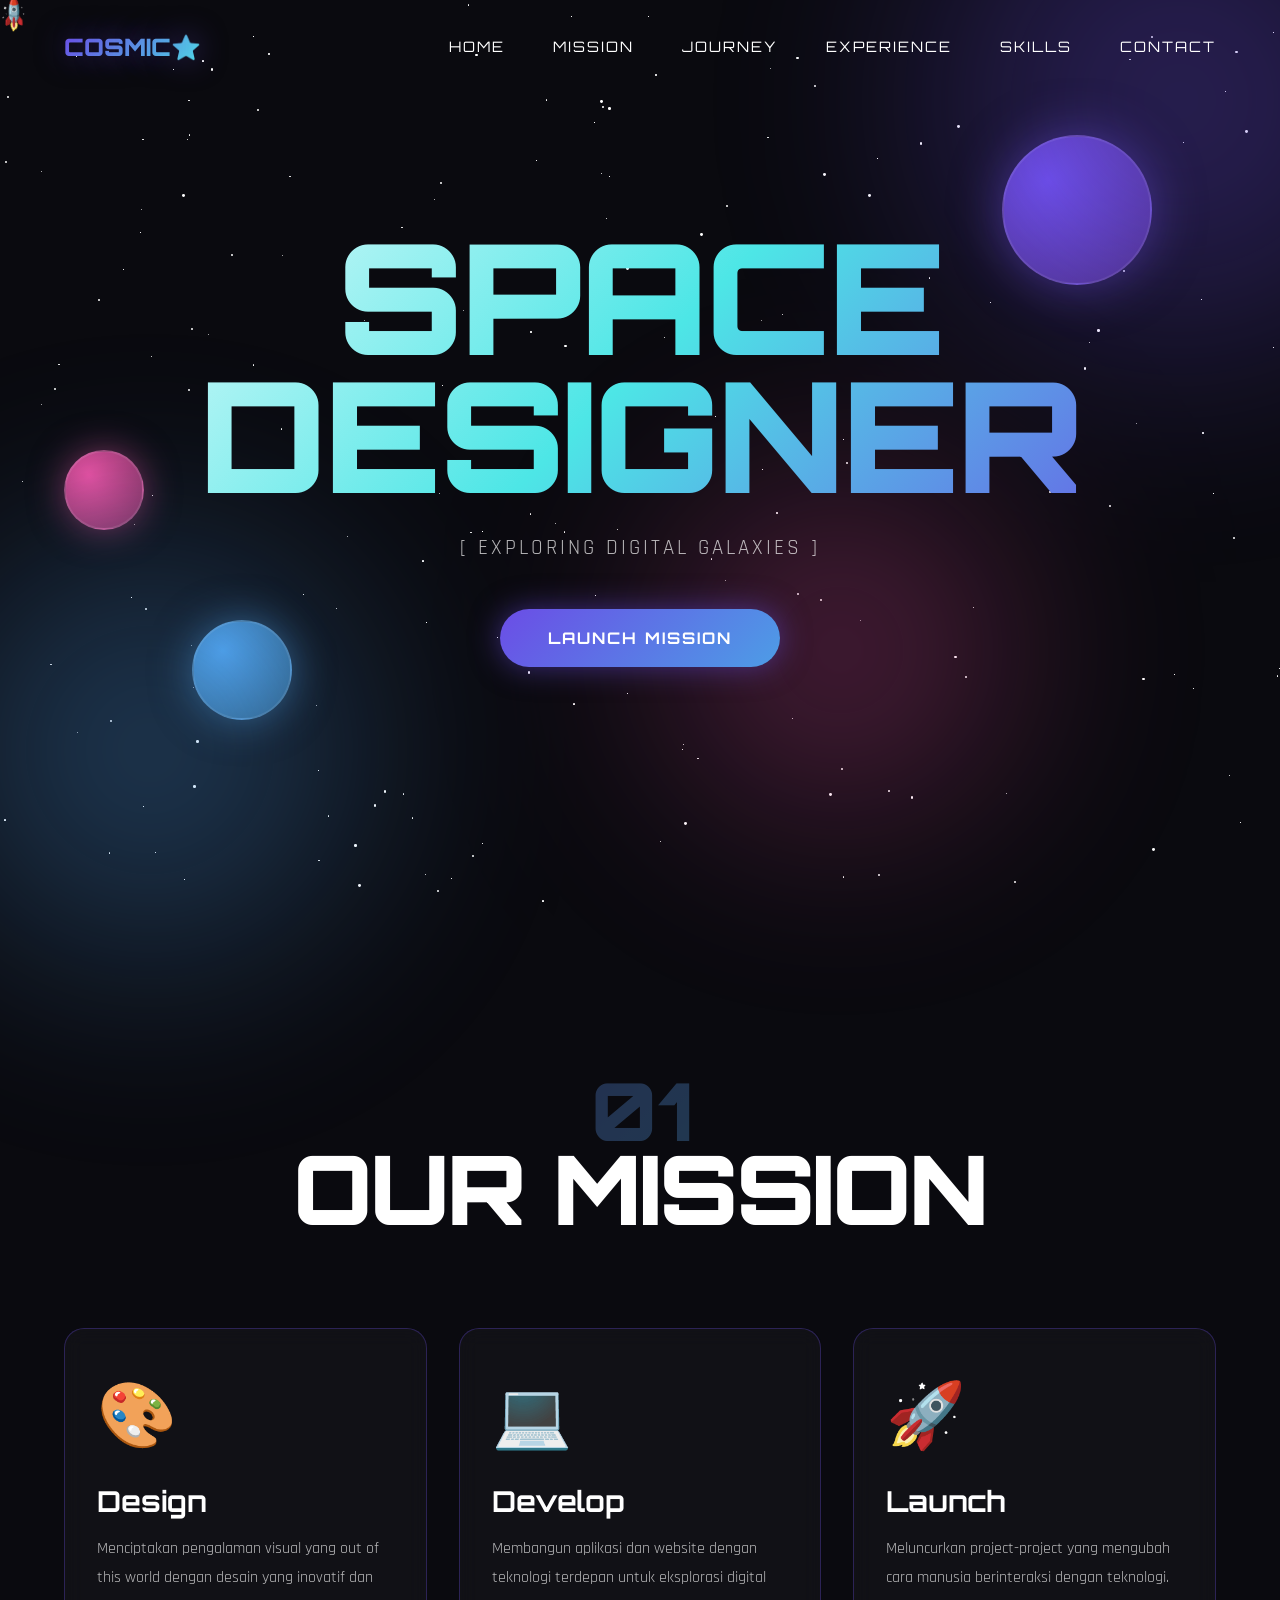
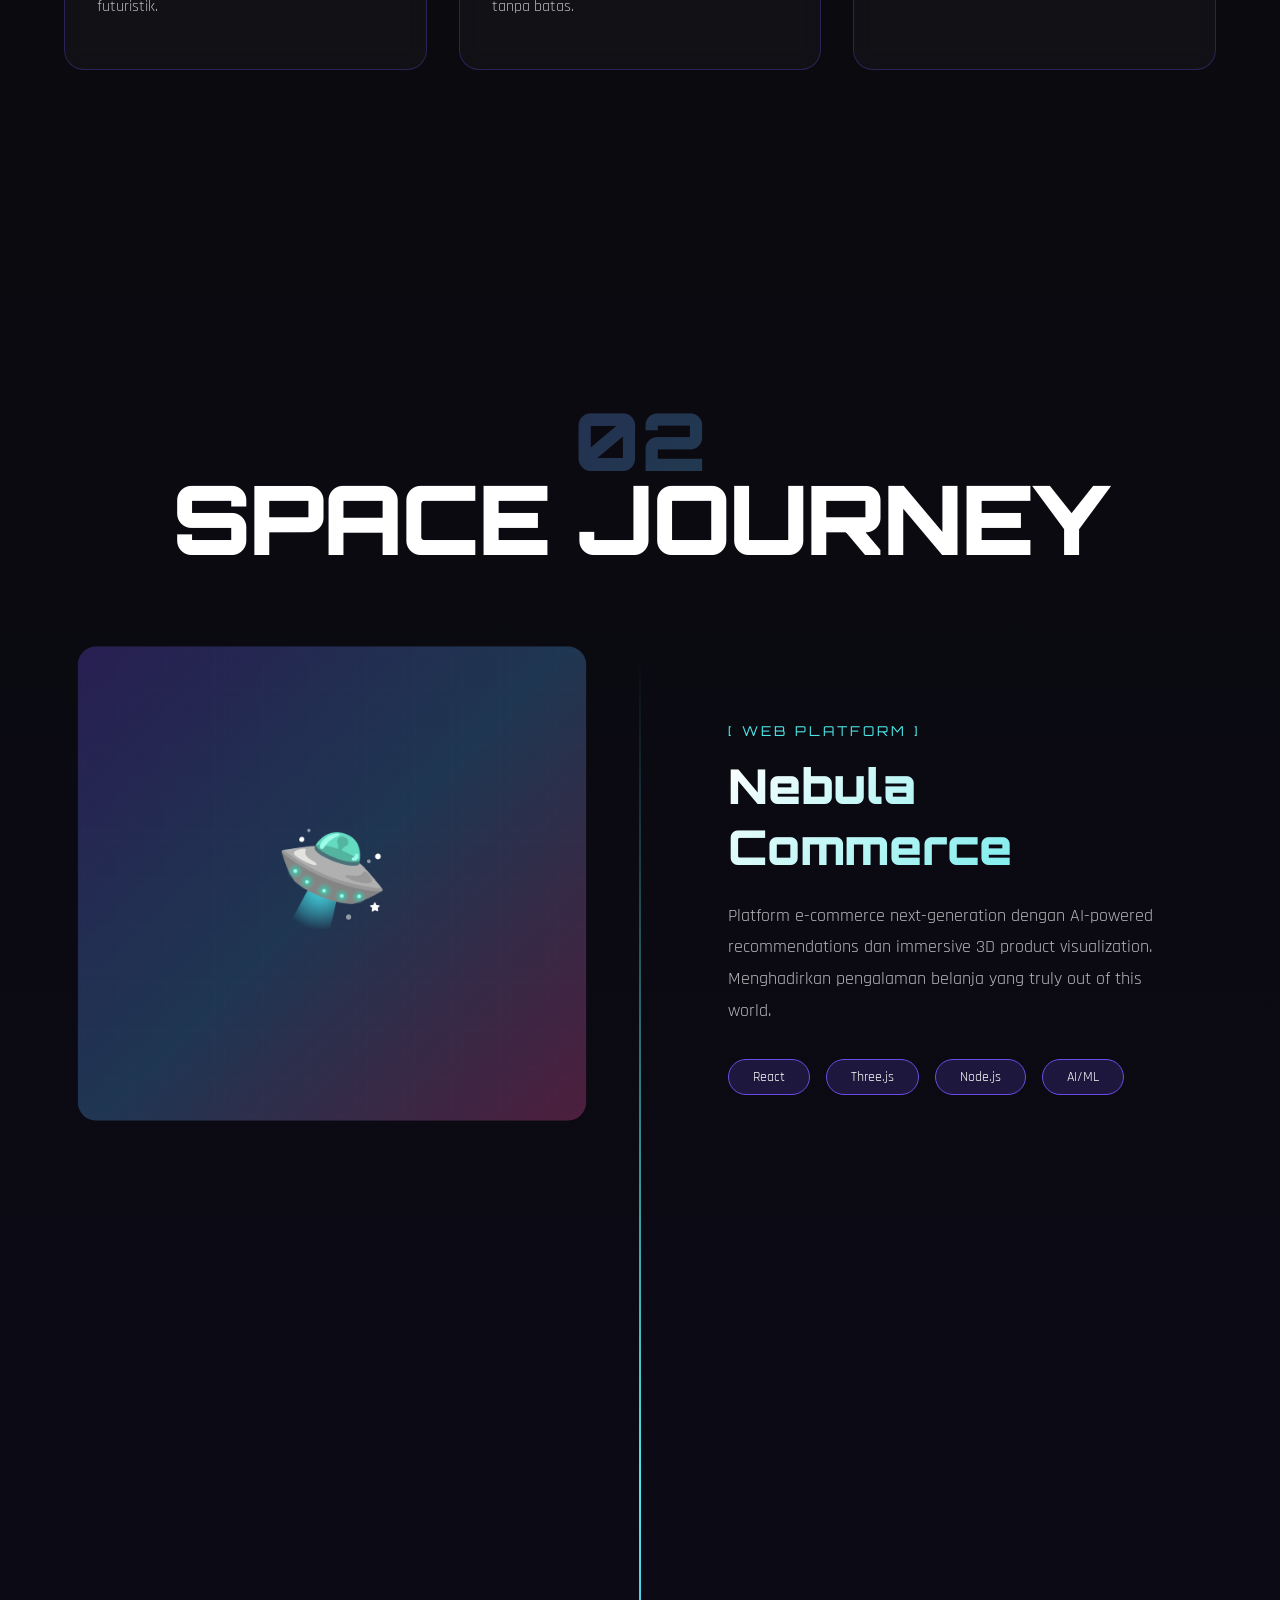
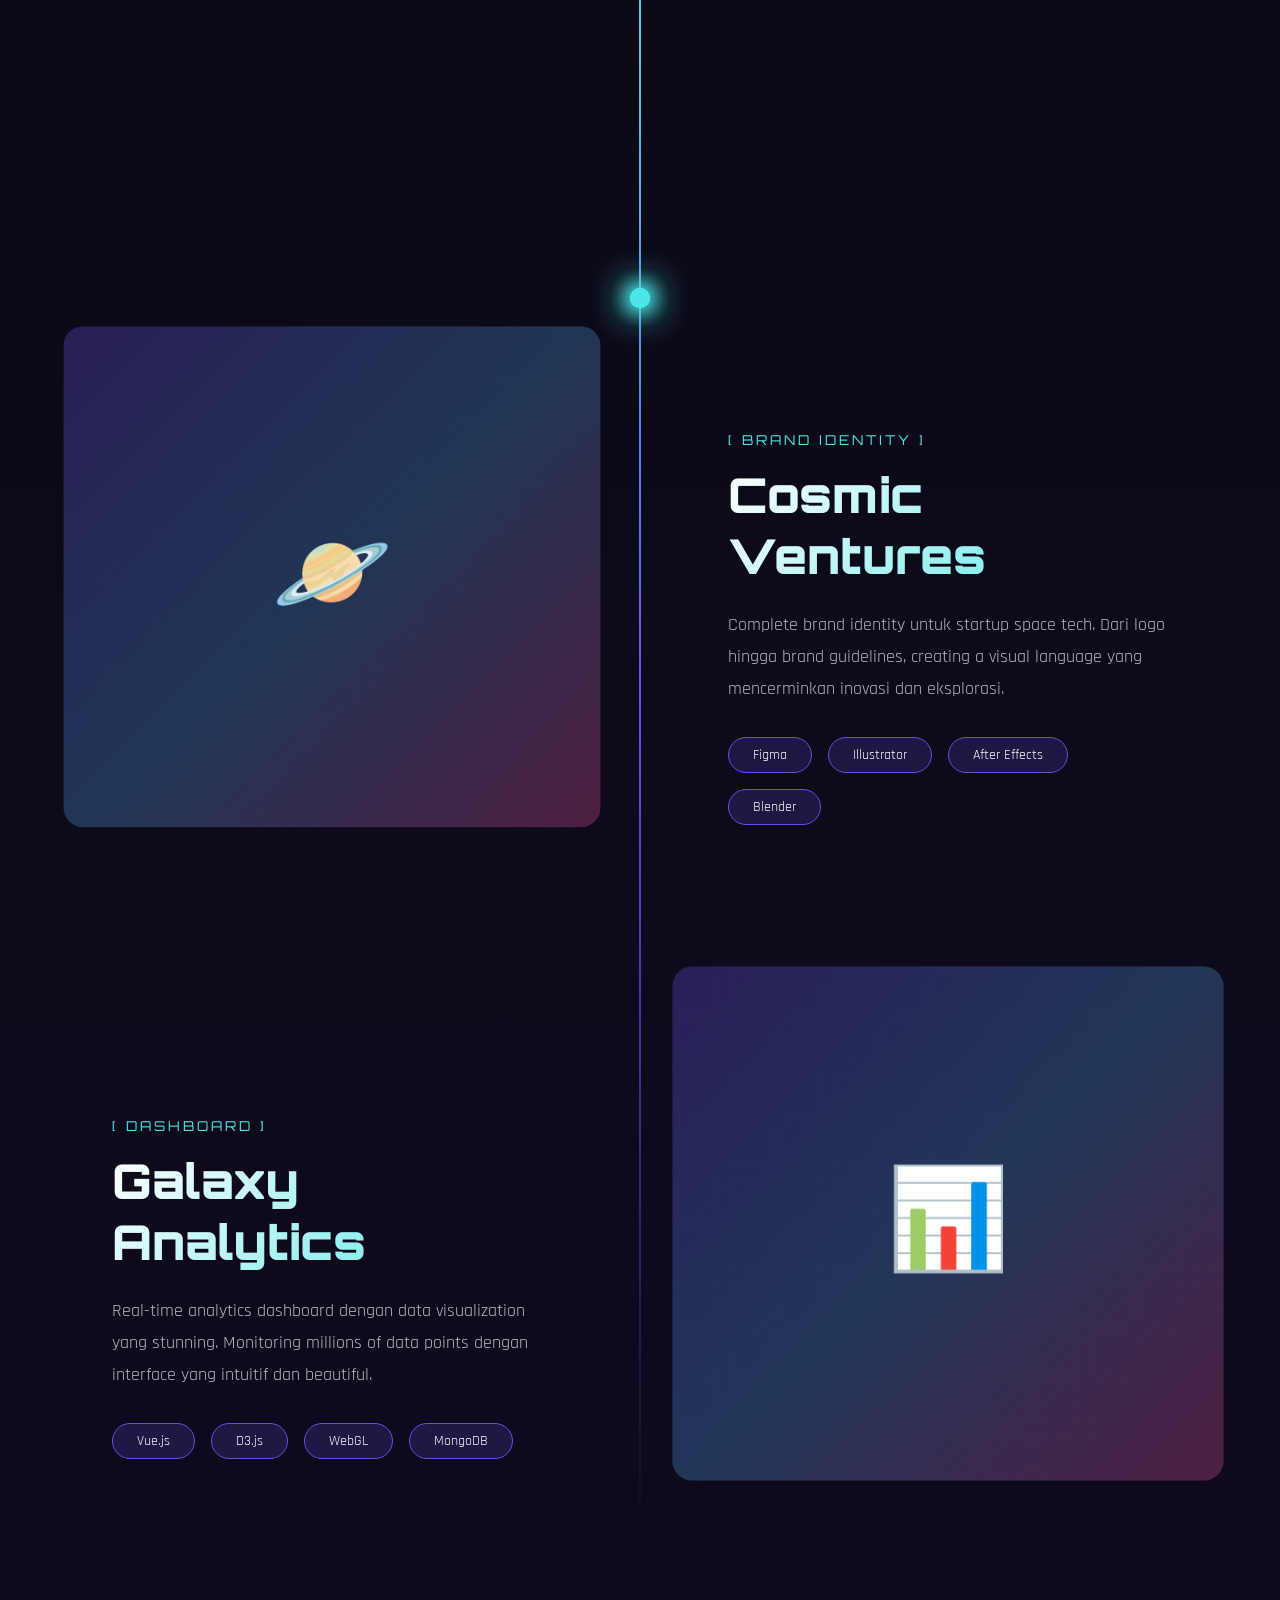
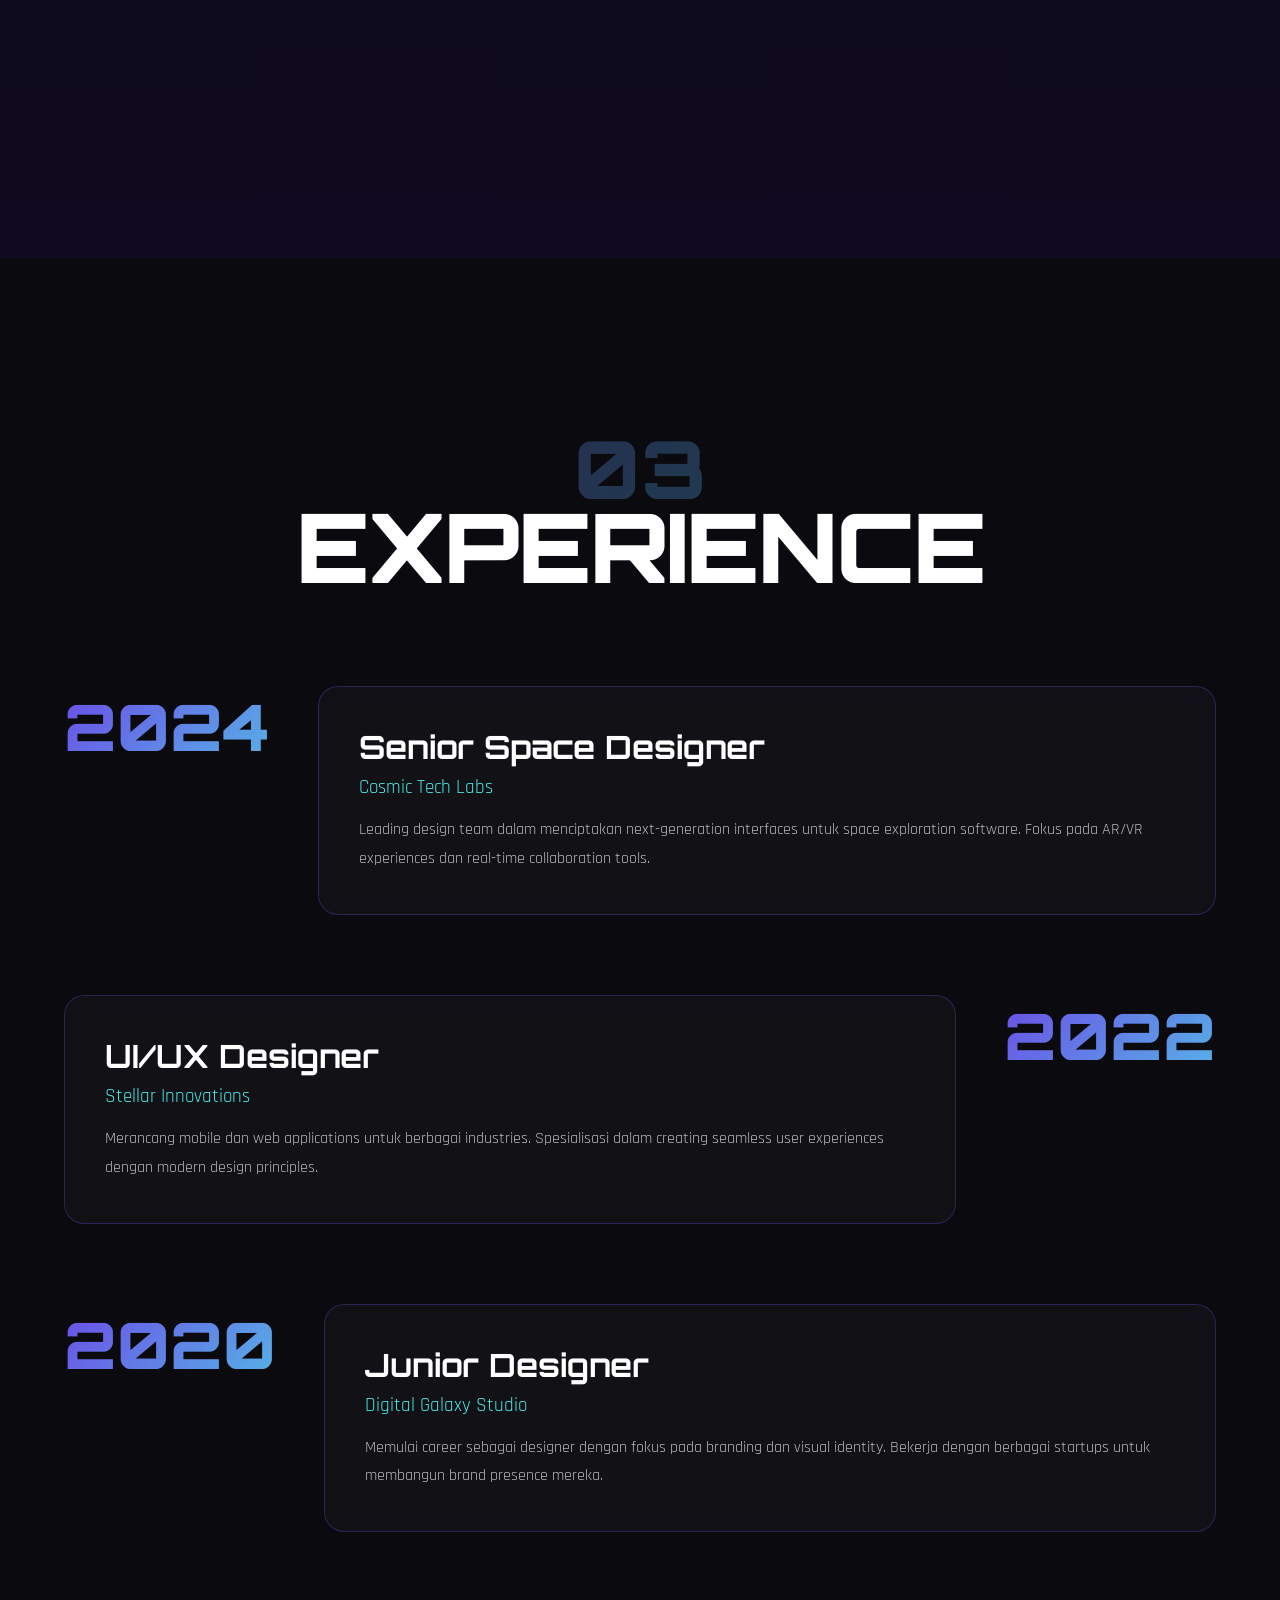
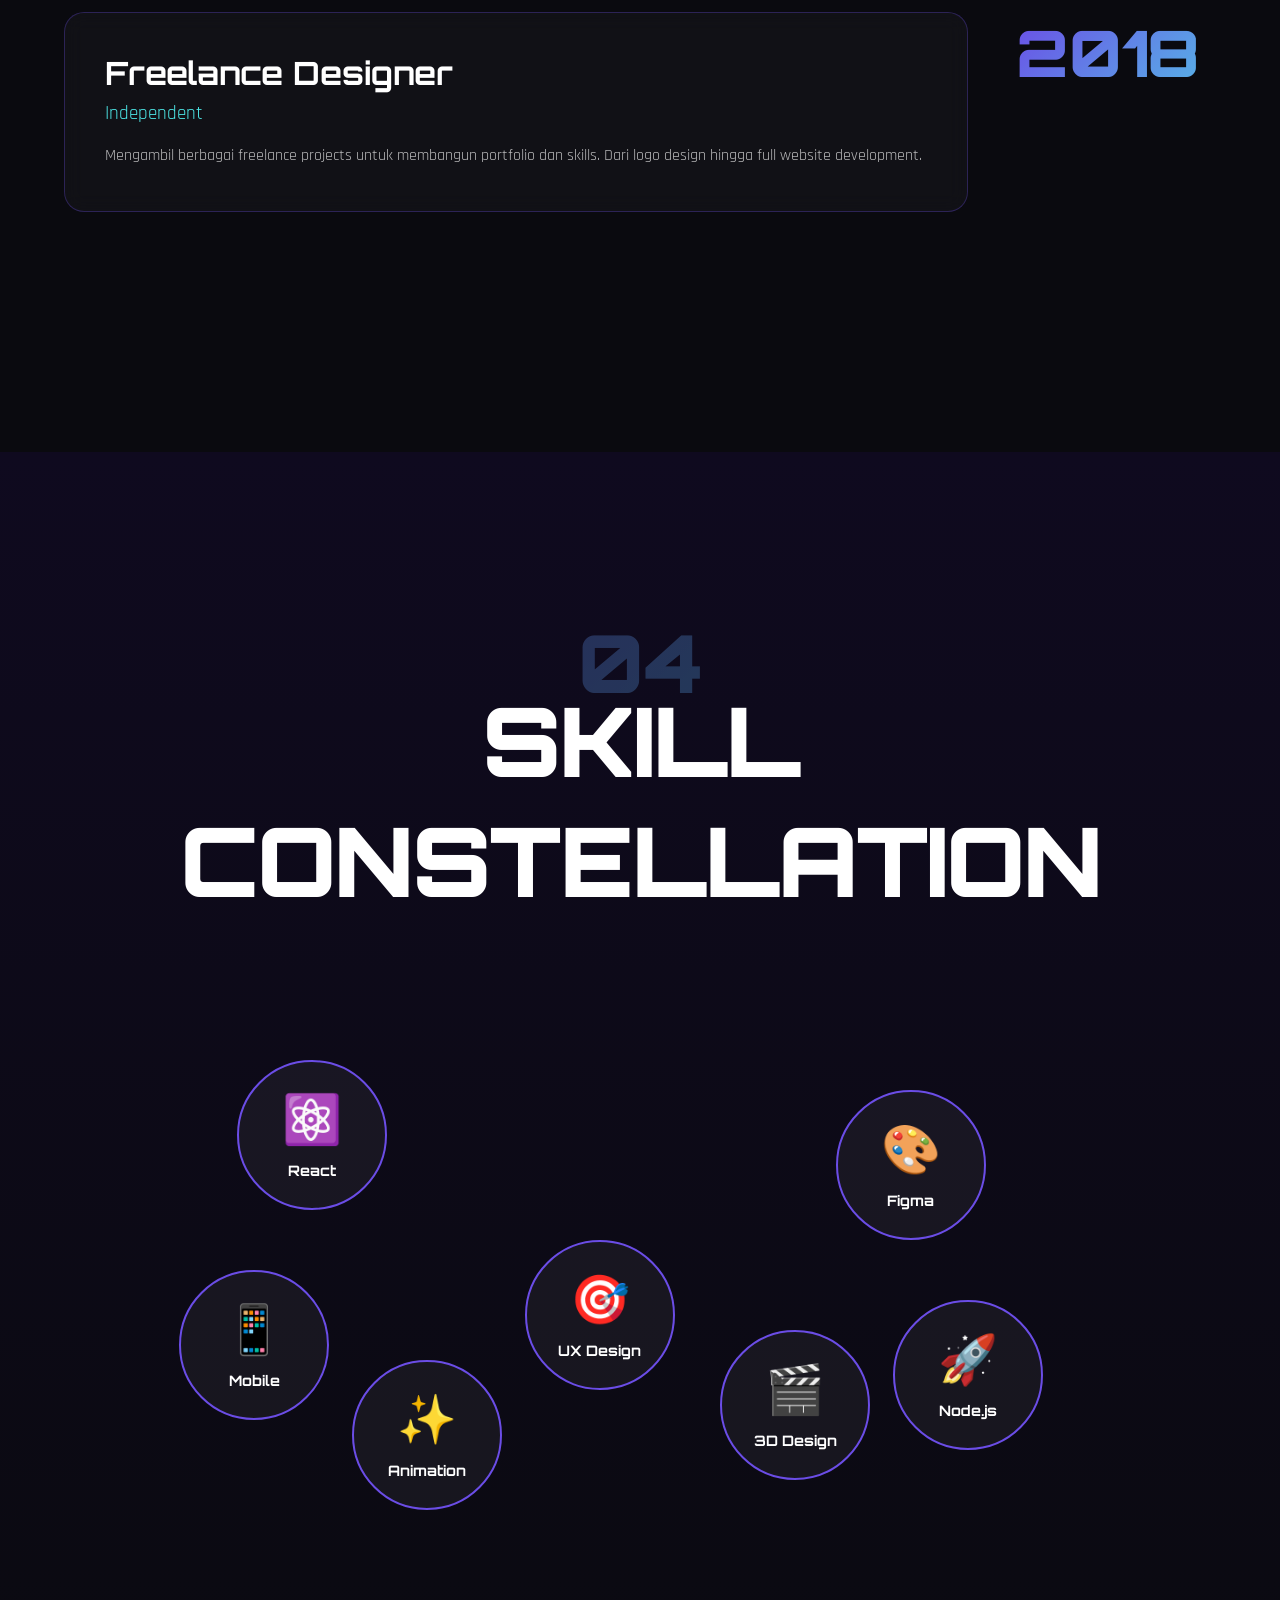
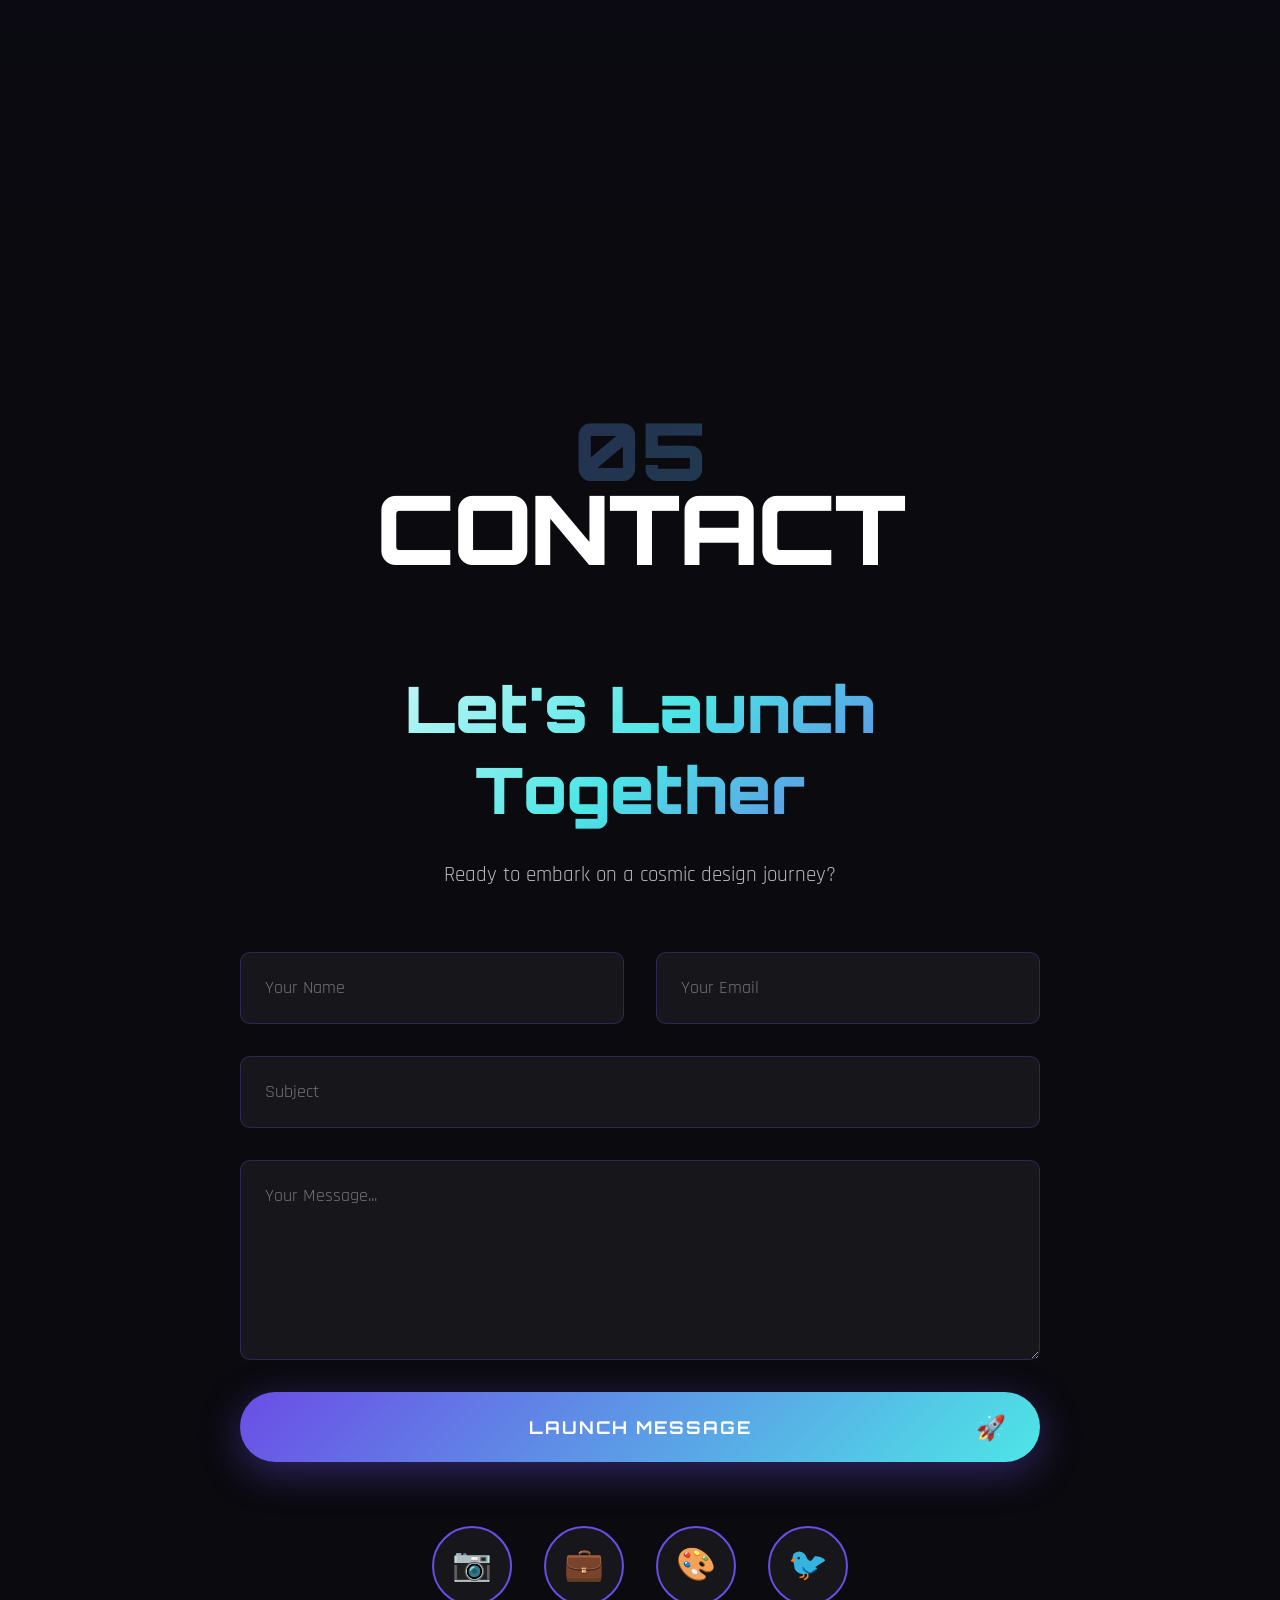
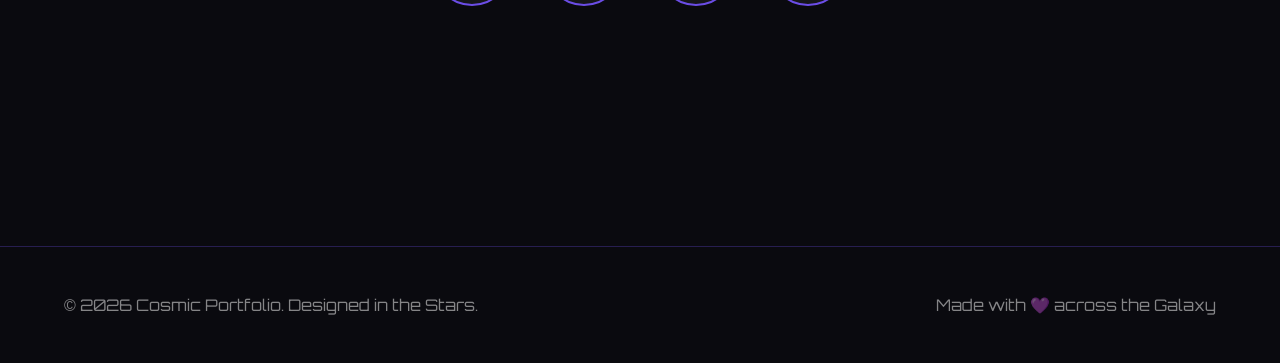
<file: Porto2/index.html>
<!DOCTYPE html>
<html lang="id">
<head>
    <meta charset="UTF-8">
    <meta name="viewport" content="width=device-width, initial-scale=1.0">
    <title>Cosmic Portfolio - Space Journey</title>
    <link href="https://fonts.googleapis.com/css2?family=Orbitron:wght@400;700;900&family=Rajdhani:wght@300;400;600;700&display=swap" rel="stylesheet">
    <style>
        :root {
            --space-dark: #0a0a0f;
            --space-purple: #6b4de6;
            --space-blue: #4d9de6;
            --space-pink: #e64d9d;
            --space-cyan: #4de6e6;
            --star-color: #ffffff;
        }

        * {
            margin: 0;
            padding: 0;
            box-sizing: border-box;
        }

        html {
            scroll-behavior: smooth;
        }

        body {
            font-family: 'Rajdhani', sans-serif;
            background: var(--space-dark);
            color: white;
            overflow-x: hidden;
            cursor: none;
        }

        /* Starfield Background */
        .stars {
            position: fixed;
            top: 0;
            left: 0;
            width: 100%;
            height: 100%;
            pointer-events: none;
            z-index: 0;
        }

        .star {
            position: absolute;
            background: white;
            border-radius: 50%;
            animation: twinkle 3s infinite;
        }

        @keyframes twinkle {
            0%, 100% { opacity: 0.3; }
            50% { opacity: 1; }
        }

        /* Nebula Background */
        .nebula {
            position: fixed;
            top: 0;
            left: 0;
            width: 100%;
            height: 100%;
            pointer-events: none;
            z-index: 1;
            opacity: 0.4;
        }

        .nebula-cloud {
            position: absolute;
            border-radius: 50%;
            filter: blur(100px);
            animation: floatNebula 30s ease-in-out infinite;
        }

        .cloud-1 {
            width: 600px;
            height: 600px;
            background: radial-gradient(circle, var(--space-purple), transparent);
            top: -200px;
            right: -200px;
        }

        .cloud-2 {
            width: 500px;
            height: 500px;
            background: radial-gradient(circle, var(--space-blue), transparent);
            bottom: -100px;
            left: -100px;
            animation-delay: 10s;
        }

        .cloud-3 {
            width: 400px;
            height: 400px;
            background: radial-gradient(circle, var(--space-pink), transparent);
            top: 50%;
            left: 50%;
            animation-delay: 20s;
        }

        @keyframes floatNebula {
            0%, 100% {
                transform: translate(0, 0) scale(1);
            }
            33% {
                transform: translate(150px, -100px) scale(1.2);
            }
            66% {
                transform: translate(-100px, 150px) scale(0.8);
            }
        }

        /* Custom Cursor - Rocket */
        .cursor {
            width: 30px;
            height: 30px;
            position: fixed;
            pointer-events: none;
            z-index: 10000;
            transition: transform 0.1s ease;
        }

        .cursor::before {
            content: '🚀';
            font-size: 24px;
            position: absolute;
            transform: rotate(-45deg);
        }

        .cursor-trail {
            width: 4px;
            height: 4px;
            background: var(--space-cyan);
            border-radius: 50%;
            position: fixed;
            pointer-events: none;
            z-index: 9999;
            box-shadow: 0 0 10px var(--space-cyan);
        }

        /* Navigation */
        nav {
            position: fixed;
            top: 0;
            width: 100%;
            padding: 2rem 5%;
            display: flex;
            justify-content: space-between;
            align-items: center;
            z-index: 1001;
            transition: all 0.3s ease;
        }

        nav.scrolled {
            background: rgba(10, 10, 15, 0.9);
            backdrop-filter: blur(20px);
            border-bottom: 1px solid rgba(107, 77, 230, 0.3);
            padding: 1.5rem 5%;
        }

        .logo {
            font-family: 'Orbitron', sans-serif;
            font-size: 1.5rem;
            font-weight: 900;
            background: linear-gradient(135deg, var(--space-purple), var(--space-cyan));
            -webkit-background-clip: text;
            -webkit-text-fill-color: transparent;
            background-clip: text;
            text-shadow: 0 0 30px rgba(107, 77, 230, 0.5);
        }

        .nav-links {
            display: flex;
            gap: 3rem;
            list-style: none;
        }

        .nav-links a {
            font-family: 'Orbitron', sans-serif;
            text-decoration: none;
            color: white;
            font-size: 0.9rem;
            text-transform: uppercase;
            letter-spacing: 2px;
            position: relative;
            transition: all 0.3s ease;
        }

        .nav-links a::after {
            content: '';
            position: absolute;
            width: 0;
            height: 2px;
            bottom: -5px;
            left: 0;
            background: linear-gradient(90deg, var(--space-purple), var(--space-cyan));
            transition: width 0.3s ease;
        }

        .nav-links a:hover::after {
            width: 100%;
        }

        .nav-links a:hover {
            text-shadow: 0 0 20px var(--space-cyan);
        }

        /* Hero Section */
        .hero {
            height: 100vh;
            display: flex;
            align-items: center;
            justify-content: center;
            position: relative;
            overflow: hidden;
        }

        .hero-content {
            text-align: center;
            z-index: 10;
        }

        .hero h1 {
            font-family: 'Orbitron', sans-serif;
            font-size: clamp(4rem, 12vw, 10rem);
            font-weight: 900;
            line-height: 0.9;
            letter-spacing: -3px;
            margin-bottom: 2rem;
            background: linear-gradient(135deg, #ffffff, var(--space-cyan), var(--space-purple));
            -webkit-background-clip: text;
            -webkit-text-fill-color: transparent;
            background-clip: text;
            animation: textGlow 3s ease-in-out infinite;
        }

        @keyframes textGlow {
            0%, 100% {
                filter: drop-shadow(0 0 20px rgba(77, 230, 230, 0.5));
            }
            50% {
                filter: drop-shadow(0 0 40px rgba(107, 77, 230, 0.8));
            }
        }

        .hero p {
            font-size: 1.3rem;
            color: rgba(255, 255, 255, 0.7);
            margin-bottom: 3rem;
            letter-spacing: 3px;
            text-transform: uppercase;
        }

        .cta-btn {
            display: inline-block;
            padding: 1.2rem 3rem;
            background: linear-gradient(135deg, var(--space-purple), var(--space-blue));
            color: white;
            text-decoration: none;
            font-family: 'Orbitron', sans-serif;
            font-weight: 700;
            border-radius: 50px;
            text-transform: uppercase;
            letter-spacing: 2px;
            position: relative;
            overflow: hidden;
            transition: all 0.3s ease;
            box-shadow: 0 0 30px rgba(107, 77, 230, 0.5);
        }

        .cta-btn::before {
            content: '';
            position: absolute;
            top: 0;
            left: -100%;
            width: 100%;
            height: 100%;
            background: linear-gradient(90deg, transparent, rgba(255, 255, 255, 0.3), transparent);
            transition: left 0.5s ease;
        }

        .cta-btn:hover::before {
            left: 100%;
        }

        .cta-btn:hover {
            transform: translateY(-5px);
            box-shadow: 0 10px 40px rgba(107, 77, 230, 0.7);
        }

        /* Floating Planets */
        .planets {
            position: absolute;
            width: 100%;
            height: 100%;
            pointer-events: none;
        }

        .planet {
            position: absolute;
            border-radius: 50%;
            background: radial-gradient(circle at 30% 30%, rgba(255, 255, 255, 0.3), transparent);
            border: 2px solid rgba(255, 255, 255, 0.1);
            animation: orbit 40s linear infinite;
        }

        .planet-1 {
            width: 150px;
            height: 150px;
            top: 15%;
            right: 10%;
            background: radial-gradient(circle at 30% 30%, var(--space-purple), #4a2d7c);
            box-shadow: 0 0 50px rgba(107, 77, 230, 0.5);
        }

        .planet-2 {
            width: 100px;
            height: 100px;
            bottom: 20%;
            left: 15%;
            background: radial-gradient(circle at 30% 30%, var(--space-blue), #2d5a7c);
            box-shadow: 0 0 40px rgba(77, 157, 230, 0.5);
            animation-duration: 30s;
            animation-direction: reverse;
        }

        .planet-3 {
            width: 80px;
            height: 80px;
            top: 50%;
            left: 5%;
            background: radial-gradient(circle at 30% 30%, var(--space-pink), #7c2d5a);
            box-shadow: 0 0 35px rgba(230, 77, 157, 0.5);
            animation-duration: 50s;
        }

        @keyframes orbit {
            0% {
                transform: rotate(0deg) translateX(50px) rotate(0deg);
            }
            100% {
                transform: rotate(360deg) translateX(50px) rotate(-360deg);
            }
        }

        /* About Section */
        .about {
            min-height: 100vh;
            padding: 10rem 5%;
            position: relative;
            z-index: 10;
        }

        .section-header {
            text-align: center;
            margin-bottom: 5rem;
            opacity: 0;
            transform: translateY(50px);
            transition: all 1s ease;
        }

        .section-header.visible {
            opacity: 1;
            transform: translateY(0);
        }

        .section-number {
            font-family: 'Orbitron', sans-serif;
            font-size: 5rem;
            font-weight: 900;
            background: linear-gradient(135deg, var(--space-purple), var(--space-cyan));
            -webkit-background-clip: text;
            -webkit-text-fill-color: transparent;
            background-clip: text;
            opacity: 0.3;
        }

        .section-title {
            font-family: 'Orbitron', sans-serif;
            font-size: clamp(3rem, 8vw, 6rem);
            font-weight: 900;
            margin-top: -2rem;
            letter-spacing: -2px;
        }

        .mission-cards {
            display: grid;
            grid-template-columns: repeat(3, 1fr);
            gap: 2rem;
        }

        .mission-card {
            background: rgba(255, 255, 255, 0.03);
            border: 1px solid rgba(107, 77, 230, 0.3);
            border-radius: 20px;
            padding: 3rem 2rem;
            backdrop-filter: blur(10px);
            position: relative;
            overflow: hidden;
            transition: all 0.5s cubic-bezier(0.23, 1, 0.32, 1);
            opacity: 0;
            transform: translateY(50px);
        }

        .mission-card.visible {
            opacity: 1;
            transform: translateY(0);
        }

        .mission-card::before {
            content: '';
            position: absolute;
            top: 0;
            left: 0;
            width: 100%;
            height: 100%;
            background: linear-gradient(135deg, var(--space-purple), var(--space-cyan));
            opacity: 0;
            transition: opacity 0.5s ease;
        }

        .mission-card:hover::before {
            opacity: 0.1;
        }

        .mission-card:hover {
            transform: translateY(-20px);
            border-color: var(--space-cyan);
            box-shadow: 0 20px 60px rgba(77, 230, 230, 0.4);
        }

        .card-content {
            position: relative;
            z-index: 1;
        }

        .card-icon {
            font-size: 4rem;
            margin-bottom: 1.5rem;
            display: block;
        }

        .mission-card h3 {
            font-family: 'Orbitron', sans-serif;
            font-size: 1.8rem;
            margin-bottom: 1rem;
        }

        .mission-card p {
            color: rgba(255, 255, 255, 0.7);
            line-height: 1.8;
        }

        /* Work Section - Space Journey */
        .work {
            min-height: 100vh;
            padding: 10rem 5%;
            position: relative;
            background: linear-gradient(180deg, var(--space-dark), #0f0a1f);
        }

        .space-timeline {
            position: relative;
            max-width: 1400px;
            margin: 5rem auto;
        }

        .timeline-line {
            position: absolute;
            left: 50%;
            top: 0;
            width: 2px;
            height: 100%;
            background: linear-gradient(180deg, transparent, var(--space-cyan), var(--space-purple), transparent);
            transform: translateX(-50%);
        }

        .timeline-item {
            display: grid;
            grid-template-columns: 1fr 1fr;
            gap: 5rem;
            margin-bottom: 10rem;
            opacity: 0;
            transition: all 1s cubic-bezier(0.23, 1, 0.32, 1);
        }

        .timeline-item.visible {
            opacity: 1;
        }

        .timeline-item:nth-child(even) .work-content {
            order: 2;
        }

        .timeline-item:nth-child(even) .work-visual {
            order: 1;
        }

        .work-content {
            display: flex;
            flex-direction: column;
            justify-content: center;
            padding: 3rem;
            transform: translateX(-50px);
            transition: transform 1s ease;
        }

        .timeline-item.visible .work-content {
            transform: translateX(0);
        }

        .timeline-item:nth-child(even) .work-content {
            transform: translateX(50px);
        }

        .timeline-item:nth-child(even).visible .work-content {
            transform: translateX(0);
        }

        .work-tag {
            font-family: 'Orbitron', sans-serif;
            font-size: 0.85rem;
            color: var(--space-cyan);
            letter-spacing: 3px;
            text-transform: uppercase;
            margin-bottom: 1rem;
        }

        .work-title {
            font-family: 'Orbitron', sans-serif;
            font-size: 3rem;
            font-weight: 900;
            margin-bottom: 1.5rem;
            background: linear-gradient(135deg, white, var(--space-cyan));
            -webkit-background-clip: text;
            -webkit-text-fill-color: transparent;
            background-clip: text;
        }

        .work-description {
            font-size: 1.1rem;
            line-height: 1.8;
            color: rgba(255, 255, 255, 0.7);
            margin-bottom: 2rem;
        }

        .work-tech {
            display: flex;
            flex-wrap: wrap;
            gap: 1rem;
        }

        .tech-badge {
            padding: 0.5rem 1.5rem;
            background: rgba(107, 77, 230, 0.2);
            border: 1px solid var(--space-purple);
            border-radius: 20px;
            font-size: 0.9rem;
            transition: all 0.3s ease;
        }

        .tech-badge:hover {
            background: rgba(107, 77, 230, 0.4);
            transform: translateY(-3px);
            box-shadow: 0 5px 20px rgba(107, 77, 230, 0.4);
        }

        .work-visual {
            position: relative;
            height: 500px;
            border-radius: 20px;
            overflow: hidden;
            transform: scale(0.8);
            opacity: 0;
            transition: all 1s cubic-bezier(0.23, 1, 0.32, 1);
        }

        .timeline-item.visible .work-visual {
            transform: scale(1);
            opacity: 1;
        }

        .work-visual::before {
            content: '';
            position: absolute;
            top: 0;
            left: 0;
            width: 100%;
            height: 100%;
            background: linear-gradient(135deg, var(--space-purple), var(--space-blue), var(--space-pink));
            opacity: 0.3;
            z-index: 1;
        }

        .work-visual::after {
            content: '';
            position: absolute;
            top: 0;
            left: 0;
            width: 100%;
            height: 100%;
            background: url('data:image/svg+xml,%3Csvg width="100" height="100" xmlns="http://www.w3.org/2000/svg"%3E%3Cpath d="M10 10 L90 10 L90 90 L10 90 Z" fill="none" stroke="rgba(255,255,255,0.1)" stroke-width="2"/%3E%3C/svg%3E');
            background-size: 50px 50px;
            opacity: 0.1;
            z-index: 2;
        }

        .visual-placeholder {
            width: 100%;
            height: 100%;
            display: flex;
            align-items: center;
            justify-content: center;
            font-size: 6rem;
            position: relative;
            z-index: 3;
        }

        /* Timeline Dot */
        .timeline-dot {
            position: absolute;
            left: 50%;
            top: 50%;
            transform: translate(-50%, -50%);
            width: 20px;
            height: 20px;
            background: var(--space-cyan);
            border-radius: 50%;
            box-shadow: 0 0 20px var(--space-cyan), 0 0 40px var(--space-cyan);
            z-index: 10;
            animation: pulse 2s ease-in-out infinite;
        }

        @keyframes pulse {
            0%, 100% {
                transform: translate(-50%, -50%) scale(1);
                opacity: 1;
            }
            50% {
                transform: translate(-50%, -50%) scale(1.5);
                opacity: 0.5;
            }
        }

        /* Experience Section - NEW */
        .experience {
            min-height: 100vh;
            padding: 10rem 5%;
            position: relative;
            background: var(--space-dark);
        }

        .journey-path {
            position: relative;
            max-width: 1200px;
            margin: 5rem auto;
        }

        .journey-item {
            display: flex;
            gap: 3rem;
            margin-bottom: 5rem;
            opacity: 0;
            transform: translateX(-100px);
            transition: all 1s cubic-bezier(0.23, 1, 0.32, 1);
        }

        .journey-item.visible {
            opacity: 1;
            transform: translateX(0);
        }

        .journey-item:nth-child(even) {
            flex-direction: row-reverse;
            transform: translateX(100px);
        }

        .journey-item:nth-child(even).visible {
            transform: translateX(0);
        }

        .journey-year {
            font-family: 'Orbitron', sans-serif;
            font-size: 4rem;
            font-weight: 900;
            min-width: 200px;
            background: linear-gradient(135deg, var(--space-purple), var(--space-cyan));
            -webkit-background-clip: text;
            -webkit-text-fill-color: transparent;
            background-clip: text;
        }

        .journey-details {
            flex: 1;
            background: rgba(255, 255, 255, 0.03);
            border: 1px solid rgba(107, 77, 230, 0.3);
            border-radius: 20px;
            padding: 2.5rem;
            backdrop-filter: blur(10px);
            position: relative;
            overflow: hidden;
        }

        .journey-details::before {
            content: '';
            position: absolute;
            top: 0;
            left: -100%;
            width: 100%;
            height: 100%;
            background: linear-gradient(90deg, transparent, rgba(77, 230, 230, 0.1), transparent);
            transition: left 0.5s ease;
        }

        .journey-details:hover::before {
            left: 100%;
        }

        .journey-details h3 {
            font-family: 'Orbitron', sans-serif;
            font-size: 2rem;
            margin-bottom: 0.5rem;
        }

        .journey-company {
            color: var(--space-cyan);
            font-size: 1.2rem;
            margin-bottom: 1rem;
        }

        .journey-description {
            color: rgba(255, 255, 255, 0.7);
            line-height: 1.8;
        }

        /* Skills Section */
        .skills {
            min-height: 100vh;
            padding: 10rem 5%;
            background: linear-gradient(180deg, #0f0a1f, var(--space-dark));
        }

        .skills-constellation {
            position: relative;
            max-width: 1400px;
            margin: 5rem auto;
            height: 600px;
        }

        .skill-star {
            position: absolute;
            width: 150px;
            height: 150px;
            background: rgba(255, 255, 255, 0.05);
            border: 2px solid var(--space-purple);
            border-radius: 50%;
            display: flex;
            flex-direction: column;
            align-items: center;
            justify-content: center;
            cursor: pointer;
            transition: all 0.5s cubic-bezier(0.23, 1, 0.32, 1);
            opacity: 0;
            transform: scale(0);
        }

        .skill-star.visible {
            opacity: 1;
            transform: scale(1);
        }

        .skill-star::before {
            content: '';
            position: absolute;
            width: 100%;
            height: 100%;
            border-radius: 50%;
            background: linear-gradient(135deg, var(--space-purple), var(--space-cyan));
            opacity: 0;
            transition: opacity 0.5s ease;
            z-index: -1;
        }

        .skill-star:hover::before {
            opacity: 0.3;
        }

        .skill-star:hover {
            transform: scale(1.2);
            border-color: var(--space-cyan);
            box-shadow: 0 0 40px rgba(77, 230, 230, 0.6);
        }

        .skill-icon-large {
            font-size: 3rem;
            margin-bottom: 0.5rem;
        }

        .skill-name {
            font-family: 'Orbitron', sans-serif;
            font-size: 0.9rem;
            font-weight: 700;
        }

        .skill-star:nth-child(1) { top: 10%; left: 15%; transition-delay: 0.1s; }
        .skill-star:nth-child(2) { top: 15%; right: 20%; transition-delay: 0.2s; }
        .skill-star:nth-child(3) { top: 45%; left: 10%; transition-delay: 0.3s; }
        .skill-star:nth-child(4) { top: 40%; left: 40%; transition-delay: 0.4s; }
        .skill-star:nth-child(5) { top: 50%; right: 15%; transition-delay: 0.5s; }
        .skill-star:nth-child(6) { bottom: 15%; left: 25%; transition-delay: 0.6s; }
        .skill-star:nth-child(7) { bottom: 20%; right: 30%; transition-delay: 0.7s; }

        /* Connecting lines between skills */
        .constellation-line {
            position: absolute;
            height: 2px;
            background: linear-gradient(90deg, var(--space-purple), var(--space-cyan));
            opacity: 0.2;
            transform-origin: left;
        }

        /* Contact Section */
        .contact {
            min-height: 100vh;
            padding: 10rem 5%;
            position: relative;
            background: var(--space-dark);
        }

        .contact-space {
            max-width: 800px;
            margin: 5rem auto;
            text-align: center;
        }

        .contact-title {
            font-family: 'Orbitron', sans-serif;
            font-size: 4rem;
            font-weight: 900;
            margin-bottom: 2rem;
            background: linear-gradient(135deg, white, var(--space-cyan), var(--space-purple));
            -webkit-background-clip: text;
            -webkit-text-fill-color: transparent;
            background-clip: text;
        }

        .contact-subtitle {
            font-size: 1.3rem;
            color: rgba(255, 255, 255, 0.7);
            margin-bottom: 4rem;
        }

        .contact-form {
            display: flex;
            flex-direction: column;
            gap: 2rem;
        }

        .form-row {
            display: grid;
            grid-template-columns: 1fr 1fr;
            gap: 2rem;
        }

        .form-input, .form-textarea {
            width: 100%;
            padding: 1.5rem;
            background: rgba(255, 255, 255, 0.05);
            border: 1px solid rgba(107, 77, 230, 0.3);
            border-radius: 10px;
            color: white;
            font-family: 'Rajdhani', sans-serif;
            font-size: 1.1rem;
            transition: all 0.3s ease;
        }

        .form-input:focus, .form-textarea:focus {
            outline: none;
            border-color: var(--space-cyan);
            background: rgba(255, 255, 255, 0.08);
            box-shadow: 0 0 30px rgba(77, 230, 230, 0.3);
        }

        .form-textarea {
            min-height: 200px;
            resize: vertical;
        }

        .form-input::placeholder, .form-textarea::placeholder {
            color: rgba(255, 255, 255, 0.4);
        }

        .submit-rocket {
            padding: 1.5rem 4rem;
            background: linear-gradient(135deg, var(--space-purple), var(--space-cyan));
            border: none;
            border-radius: 50px;
            color: white;
            font-family: 'Orbitron', sans-serif;
            font-size: 1.1rem;
            font-weight: 700;
            cursor: pointer;
            text-transform: uppercase;
            letter-spacing: 2px;
            position: relative;
            overflow: hidden;
            transition: all 0.3s ease;
            box-shadow: 0 10px 40px rgba(107, 77, 230, 0.4);
        }

        .submit-rocket:hover {
            transform: translateY(-5px);
            box-shadow: 0 15px 50px rgba(77, 230, 230, 0.6);
        }

        .submit-rocket::after {
            content: '🚀';
            position: absolute;
            right: 2rem;
            top: 50%;
            transform: translateY(-50%);
            font-size: 1.5rem;
        }

        .social-space {
            display: flex;
            justify-content: center;
            gap: 2rem;
            margin-top: 4rem;
        }

        .social-orbit {
            width: 80px;
            height: 80px;
            background: rgba(255, 255, 255, 0.05);
            border: 2px solid var(--space-purple);
            border-radius: 50%;
            display: flex;
            align-items: center;
            justify-content: center;
            font-size: 2rem;
            text-decoration: none;
            transition: all 0.5s cubic-bezier(0.23, 1, 0.32, 1);
            position: relative;
        }

        .social-orbit::before {
            content: '';
            position: absolute;
            width: 120%;
            height: 120%;
            border: 2px solid var(--space-cyan);
            border-radius: 50%;
            opacity: 0;
            transition: all 0.5s ease;
        }

        .social-orbit:hover::before {
            opacity: 1;
            animation: orbit 2s linear infinite;
        }

        .social-orbit:hover {
            background: rgba(107, 77, 230, 0.2);
            border-color: var(--space-cyan);
            transform: scale(1.2);
            box-shadow: 0 0 40px rgba(77, 230, 230, 0.6);
        }

        /* Footer */
        footer {
            padding: 3rem 5%;
            border-top: 1px solid rgba(107, 77, 230, 0.3);
            text-align: center;
            background: var(--space-dark);
        }

        .footer-content {
            display: flex;
            justify-content: space-between;
            align-items: center;
            flex-wrap: wrap;
            gap: 2rem;
        }

        .footer-text {
            font-family: 'Orbitron', sans-serif;
            color: rgba(255, 255, 255, 0.5);
        }

        /* Scroll Progress */
        .scroll-progress {
            position: fixed;
            top: 0;
            left: 0;
            width: 100%;
            height: 3px;
            background: linear-gradient(90deg, var(--space-purple), var(--space-cyan), var(--space-pink));
            transform-origin: left;
            transform: scaleX(0);
            z-index: 10002;
        }

        /* Responsive */
        @media (max-width: 1024px) {
            .mission-cards {
                grid-template-columns: 1fr;
            }

            .timeline-item {
                grid-template-columns: 1fr;
                gap: 2rem;
            }

            .timeline-item:nth-child(even) .work-content,
            .timeline-item:nth-child(even) .work-visual {
                order: initial;
            }

            .timeline-line {
                left: 0;
            }

            .skills-constellation {
                height: auto;
                display: grid;
                grid-template-columns: repeat(2, 1fr);
                gap: 2rem;
            }

            .skill-star {
                position: relative !important;
                top: auto !important;
                left: auto !important;
                right: auto !important;
                bottom: auto !important;
            }

            .journey-item {
                flex-direction: column !important;
            }

            .journey-year {
                min-width: auto;
            }
        }

        @media (max-width: 768px) {
            nav {
                padding: 1.5rem 5%;
            }

            .nav-links {
                display: none;
            }

            .hero h1 {
                font-size: 4rem;
            }

            .section-title {
                font-size: 3rem;
            }

            .work-title {
                font-size: 2rem;
            }

            .form-row {
                grid-template-columns: 1fr;
            }

            .skills-constellation {
                grid-template-columns: 1fr;
            }

            body {
                cursor: default;
            }

            .cursor, .cursor-trail {
                display: none;
            }
        }

        /* Shooting Stars */
        .shooting-star {
            position: fixed;
            width: 2px;
            height: 2px;
            background: white;
            border-radius: 50%;
            box-shadow: 0 0 10px white;
            animation: shoot 3s ease-out infinite;
            opacity: 0;
        }

        @keyframes shoot {
            0% {
                transform: translate(0, 0);
                opacity: 1;
            }
            100% {
                transform: translate(300px, 300px);
                opacity: 0;
            }
        }
    </style>
</head>
<body>
    <!-- Scroll Progress -->
    <div class="scroll-progress"></div>

    <!-- Starfield -->
    <div class="stars" id="stars"></div>

    <!-- Nebula -->
    <div class="nebula">
        <div class="nebula-cloud cloud-1"></div>
        <div class="nebula-cloud cloud-2"></div>
        <div class="nebula-cloud cloud-3"></div>
    </div>

    <!-- Custom Cursor -->
    <div class="cursor"></div>

    <!-- Navigation -->
    <nav>
        <div class="logo">COSMIC⭐</div>
        <ul class="nav-links">
            <li><a href="#home">Home</a></li>
            <li><a href="#about">Mission</a></li>
            <li><a href="#work">Journey</a></li>
            <li><a href="#experience">Experience</a></li>
            <li><a href="#skills">Skills</a></li>
            <li><a href="#contact">Contact</a></li>
        </ul>
    </nav>

    <!-- Hero Section -->
    <section class="hero" id="home">
        <div class="planets">
            <div class="planet planet-1"></div>
            <div class="planet planet-2"></div>
            <div class="planet planet-3"></div>
        </div>
        <div class="hero-content">
            <h1>SPACE DESIGNER</h1>
            <p>[ Exploring Digital Galaxies ]</p>
            <a href="#work" class="cta-btn">Launch Mission</a>
        </div>
    </section>

    <!-- About Section -->
    <section class="about" id="about">
        <div class="section-header">
            <div class="section-number">01</div>
            <h2 class="section-title">OUR MISSION</h2>
        </div>
        <div class="mission-cards">
            <div class="mission-card">
                <div class="card-content">
                    <span class="card-icon">🎨</span>
                    <h3>Design</h3>
                    <p>Menciptakan pengalaman visual yang out of this world dengan desain yang inovatif dan futuristik.</p>
                </div>
            </div>
            <div class="mission-card">
                <div class="card-content">
                    <span class="card-icon">💻</span>
                    <h3>Develop</h3>
                    <p>Membangun aplikasi dan website dengan teknologi terdepan untuk eksplorasi digital tanpa batas.</p>
                </div>
            </div>
            <div class="mission-card">
                <div class="card-content">
                    <span class="card-icon">🚀</span>
                    <h3>Launch</h3>
                    <p>Meluncurkan project-project yang mengubah cara manusia berinteraksi dengan teknologi.</p>
                </div>
            </div>
        </div>
    </section>

    <!-- Work Section -->
    <section class="work" id="work">
        <div class="section-header">
            <div class="section-number">02</div>
            <h2 class="section-title">SPACE JOURNEY</h2>
        </div>
        <div class="space-timeline">
            <div class="timeline-line"></div>
            
            <div class="timeline-item">
                <div class="timeline-dot"></div>
                <div class="work-content">
                    <div class="work-tag">[ WEB PLATFORM ]</div>
                    <h2 class="work-title">Nebula Commerce</h2>
                    <p class="work-description">
                        Platform e-commerce next-generation dengan AI-powered recommendations dan immersive 3D product visualization. Menghadirkan pengalaman belanja yang truly out of this world.
                    </p>
                    <div class="work-tech">
                        <span class="tech-badge">React</span>
                        <span class="tech-badge">Three.js</span>
                        <span class="tech-badge">Node.js</span>
                        <span class="tech-badge">AI/ML</span>
                    </div>
                </div>
                <div class="work-visual">
                    <div class="visual-placeholder">🛸</div>
                </div>
            </div>

            <div class="timeline-item">
                <div class="timeline-dot"></div>
                <div class="work-content">
                    <div class="work-tag">[ MOBILE APP ]</div>
                    <h2 class="work-title">Stellar Fitness</h2>
                    <p class="work-description">
                        Aplikasi fitness tracking dengan gamification elements dan social features. Track your fitness journey across the galaxy dengan teknologi AR untuk workout guidance.
                    </p>
                    <div class="work-tech">
                        <span class="tech-badge">React Native</span>
                        <span class="tech-badge">ARKit</span>
                        <span class="tech-badge">Firebase</span>
                        <span class="tech-badge">GraphQL</span>
                    </div>
                </div>
                <div class="work-visual">
                    <div class="visual-placeholder">🌟</div>
                </div>
            </div>

            <div class="timeline-item">
                <div class="timeline-dot"></div>
                <div class="work-content">
                    <div class="work-tag">[ BRAND IDENTITY ]</div>
                    <h2 class="work-title">Cosmic Ventures</h2>
                    <p class="work-description">
                        Complete brand identity untuk startup space tech. Dari logo hingga brand guidelines, creating a visual language yang mencerminkan inovasi dan eksplorasi.
                    </p>
                    <div class="work-tech">
                        <span class="tech-badge">Figma</span>
                        <span class="tech-badge">Illustrator</span>
                        <span class="tech-badge">After Effects</span>
                        <span class="tech-badge">Blender</span>
                    </div>
                </div>
                <div class="work-visual">
                    <div class="visual-placeholder">🪐</div>
                </div>
            </div>

            <div class="timeline-item">
                <div class="timeline-dot"></div>
                <div class="work-content">
                    <div class="work-tag">[ DASHBOARD ]</div>
                    <h2 class="work-title">Galaxy Analytics</h2>
                    <p class="work-description">
                        Real-time analytics dashboard dengan data visualization yang stunning. Monitoring millions of data points dengan interface yang intuitif dan beautiful.
                    </p>
                    <div class="work-tech">
                        <span class="tech-badge">Vue.js</span>
                        <span class="tech-badge">D3.js</span>
                        <span class="tech-badge">WebGL</span>
                        <span class="tech-badge">MongoDB</span>
                    </div>
                </div>
                <div class="work-visual">
                    <div class="visual-placeholder">📊</div>
                </div>
            </div>
        </div>
    </section>

    <!-- Experience Section - NEW -->
    <section class="experience" id="experience">
        <div class="section-header">
            <div class="section-number">03</div>
            <h2 class="section-title">EXPERIENCE</h2>
        </div>
        <div class="journey-path">
            <div class="journey-item">
                <div class="journey-year">2024</div>
                <div class="journey-details">
                    <h3>Senior Space Designer</h3>
                    <div class="journey-company">Cosmic Tech Labs</div>
                    <p class="journey-description">
                        Leading design team dalam menciptakan next-generation interfaces untuk space exploration software. Fokus pada AR/VR experiences dan real-time collaboration tools.
                    </p>
                </div>
            </div>

            <div class="journey-item">
                <div class="journey-year">2022</div>
                <div class="journey-details">
                    <h3>UI/UX Designer</h3>
                    <div class="journey-company">Stellar Innovations</div>
                    <p class="journey-description">
                        Merancang mobile dan web applications untuk berbagai industries. Spesialisasi dalam creating seamless user experiences dengan modern design principles.
                    </p>
                </div>
            </div>

            <div class="journey-item">
                <div class="journey-year">2020</div>
                <div class="journey-details">
                    <h3>Junior Designer</h3>
                    <div class="journey-company">Digital Galaxy Studio</div>
                    <p class="journey-description">
                        Memulai career sebagai designer dengan fokus pada branding dan visual identity. Bekerja dengan berbagai startups untuk membangun brand presence mereka.
                    </p>
                </div>
            </div>

            <div class="journey-item">
                <div class="journey-year">2018</div>
                <div class="journey-details">
                    <h3>Freelance Designer</h3>
                    <div class="journey-company">Independent</div>
                    <p class="journey-description">
                        Mengambil berbagai freelance projects untuk membangun portfolio dan skills. Dari logo design hingga full website development.
                    </p>
                </div>
            </div>
        </div>
    </section>

    <!-- Skills Section -->
    <section class="skills" id="skills">
        <div class="section-header">
            <div class="section-number">04</div>
            <h2 class="section-title">SKILL CONSTELLATION</h2>
        </div>
        <div class="skills-constellation">
            <div class="skill-star">
                <span class="skill-icon-large">⚛️</span>
                <span class="skill-name">React</span>
            </div>
            <div class="skill-star">
                <span class="skill-icon-large">🎨</span>
                <span class="skill-name">Figma</span>
            </div>
            <div class="skill-star">
                <span class="skill-icon-large">📱</span>
                <span class="skill-name">Mobile</span>
            </div>
            <div class="skill-star">
                <span class="skill-icon-large">🎯</span>
                <span class="skill-name">UX Design</span>
            </div>
            <div class="skill-star">
                <span class="skill-icon-large">🚀</span>
                <span class="skill-name">Node.js</span>
            </div>
            <div class="skill-star">
                <span class="skill-icon-large">✨</span>
                <span class="skill-name">Animation</span>
            </div>
            <div class="skill-star">
                <span class="skill-icon-large">🎬</span>
                <span class="skill-name">3D Design</span>
            </div>
        </div>
    </section>

    <!-- Contact Section -->
    <section class="contact" id="contact">
        <div class="section-header">
            <div class="section-number">05</div>
            <h2 class="section-title">CONTACT</h2>
        </div>
        <div class="contact-space">
            <h2 class="contact-title">Let's Launch Together</h2>
            <p class="contact-subtitle">Ready to embark on a cosmic design journey?</p>
            <form class="contact-form">
                <div class="form-row">
                    <input type="text" class="form-input" placeholder="Your Name" required>
                    <input type="email" class="form-input" placeholder="Your Email" required>
                </div>
                <input type="text" class="form-input" placeholder="Subject" required>
                <textarea class="form-textarea" placeholder="Your Message..." required></textarea>
                <button type="submit" class="submit-rocket">Launch Message</button>
            </form>
            <div class="social-space">
                <a href="#" class="social-orbit">📷</a>
                <a href="#" class="social-orbit">💼</a>
                <a href="#" class="social-orbit">🎨</a>
                <a href="#" class="social-orbit">🐦</a>
            </div>
        </div>
    </section>

    <!-- Footer -->
    <footer>
        <div class="footer-content">
            <div class="footer-text">© 2026 Cosmic Portfolio. Designed in the Stars.</div>
            <div class="footer-text">Made with 💜 across the Galaxy</div>
        </div>
    </footer>

    <script>
        // Generate Stars
        const starsContainer = document.getElementById('stars');
        for (let i = 0; i < 200; i++) {
            const star = document.createElement('div');
            star.className = 'star';
            star.style.width = Math.random() * 3 + 'px';
            star.style.height = star.style.width;
            star.style.left = Math.random() * 100 + '%';
            star.style.top = Math.random() * 100 + '%';
            star.style.animationDelay = Math.random() * 3 + 's';
            starsContainer.appendChild(star);
        }

        // Generate Shooting Stars
        function createShootingStar() {
            const star = document.createElement('div');
            star.className = 'shooting-star';
            star.style.left = Math.random() * 50 + '%';
            star.style.top = Math.random() * 50 + '%';
            star.style.animationDelay = Math.random() * 2 + 's';
            document.body.appendChild(star);

            setTimeout(() => {
                star.remove();
            }, 3000);
        }

        setInterval(createShootingStar, 3000);

        // Custom Cursor with Trail
        const cursor = document.querySelector('.cursor');
        let mouseX = 0, mouseY = 0;
        let cursorX = 0, cursorY = 0;
        const trails = [];

        document.addEventListener('mousemove', (e) => {
            mouseX = e.clientX;
            mouseY = e.clientY;

            // Create trail
            if (Math.random() > 0.8) {
                const trail = document.createElement('div');
                trail.className = 'cursor-trail';
                trail.style.left = mouseX + 'px';
                trail.style.top = mouseY + 'px';
                document.body.appendChild(trail);

                setTimeout(() => {
                    trail.style.opacity = '0';
                    trail.style.transform = 'scale(2)';
                }, 10);

                setTimeout(() => {
                    trail.remove();
                }, 500);
            }
        });

        function animateCursor() {
            cursorX += (mouseX - cursorX) * 0.15;
            cursorY += (mouseY - cursorY) * 0.15;

            cursor.style.left = cursorX + 'px';
            cursor.style.top = cursorY + 'px';

            requestAnimationFrame(animateCursor);
        }
        animateCursor();

        // Navbar Scroll
        const nav = document.querySelector('nav');
        window.addEventListener('scroll', () => {
            if (window.scrollY > 100) {
                nav.classList.add('scrolled');
            } else {
                nav.classList.remove('scrolled');
            }
        });

        // Scroll Progress
        window.addEventListener('scroll', () => {
            const scrollProgress = document.querySelector('.scroll-progress');
            const scrollHeight = document.documentElement.scrollHeight - window.innerHeight;
            const scrolled = window.scrollY / scrollHeight;
            scrollProgress.style.transform = `scaleX(${scrolled})`;
        });

        // Intersection Observer
        const observerOptions = {
            threshold: 0.2,
            rootMargin: '0px 0px -100px 0px'
        };

        const observer = new IntersectionObserver((entries) => {
            entries.forEach(entry => {
                if (entry.isIntersecting) {
                    entry.target.classList.add('visible');
                }
            });
        }, observerOptions);

        // Observe all animated elements
        document.querySelectorAll('.section-header, .mission-card, .timeline-item, .journey-item, .skill-star').forEach(el => {
            observer.observe(el);
        });

        // Parallax Effect
        window.addEventListener('scroll', () => {
            const scrolled = window.pageYOffset;

            // Parallax for planets
            const planets = document.querySelectorAll('.planet');
            planets.forEach((planet, index) => {
                const speed = (index + 1) * 0.3;
                planet.style.transform = `translateY(${scrolled * speed}px) rotate(${scrolled * 0.1}deg)`;
            });

            // Parallax for nebula
            const clouds = document.querySelectorAll('.nebula-cloud');
            clouds.forEach((cloud, index) => {
                const speed = (index + 1) * 0.2;
                cloud.style.transform = `translate(${scrolled * speed * 0.1}px, ${scrolled * speed}px)`;
            });

            // Parallax for stars
            starsContainer.style.transform = `translateY(${scrolled * 0.5}px)`;
        });

        // Timeline Items - Advanced Scroll Animation
        const timelineItems = document.querySelectorAll('.timeline-item');
        window.addEventListener('scroll', () => {
            timelineItems.forEach((item, index) => {
                const rect = item.getBoundingClientRect();
                const windowHeight = window.innerHeight;

                if (rect.top < windowHeight * 0.8 && rect.bottom > windowHeight * 0.2) {
                    const progress = 1 - (rect.top / windowHeight);
                    const visual = item.querySelector('.work-visual');

                    if (visual) {
                        visual.style.transform = `translateY(${-progress * 50}px) scale(${0.9 + progress * 0.1})`;
                    }
                }
            });
        });

        // Smooth Scroll
        document.querySelectorAll('a[href^="#"]').forEach(anchor => {
            anchor.addEventListener('click', function (e) {
                e.preventDefault();
                const target = document.querySelector(this.getAttribute('href'));
                if (target) {
                    target.scrollIntoView({
                        behavior: 'smooth',
                        block: 'start'
                    });
                }
            });
        });

        // 3D Tilt Effect for Cards
        const cards = document.querySelectorAll('.mission-card, .journey-details');
        cards.forEach(card => {
            card.addEventListener('mousemove', (e) => {
                const rect = card.getBoundingClientRect();
                const x = e.clientX - rect.left;
                const y = e.clientY - rect.top;

                const centerX = rect.width / 2;
                const centerY = rect.height / 2;

                const rotateX = (y - centerY) / 10;
                const rotateY = (centerX - x) / 10;

                card.style.transform = `perspective(1000px) rotateX(${rotateX}deg) rotateY(${rotateY}deg) translateY(-10px)`;
            });

            card.addEventListener('mouseleave', () => {
                card.style.transform = 'perspective(1000px) rotateX(0) rotateY(0) translateY(0)';
            });
        });

        // Form Submit
        document.querySelector('.contact-form').addEventListener('submit', (e) => {
            e.preventDefault();
            
            // Rocket launch animation
            const btn = e.target.querySelector('.submit-rocket');
            btn.textContent = 'LAUNCHING... 🚀';
            btn.style.transform = 'translateY(-100px)';
            btn.style.opacity = '0';

            setTimeout(() => {
                alert('Message launched successfully! 🌟');
                e.target.reset();
                btn.textContent = 'LAUNCH MESSAGE';
                btn.style.transform = 'translateY(0)';
                btn.style.opacity = '1';
            }, 1000);
        });

        // Magnetic effect for buttons
        const buttons = document.querySelectorAll('.cta-btn, .submit-rocket');
        buttons.forEach(button => {
            button.addEventListener('mousemove', (e) => {
                const rect = button.getBoundingClientRect();
                const x = e.clientX - rect.left - rect.width / 2;
                const y = e.clientY - rect.top - rect.height / 2;

                button.style.transform = `translate(${x * 0.3}px, ${y * 0.3}px)`;
            });

            button.addEventListener('mouseleave', () => {
                button.style.transform = 'translate(0, 0)';
            });
        });

        // Constellation connecting lines (decorative)
        const skillStars = document.querySelectorAll('.skill-star');
        skillStars.forEach((star, index) => {
            star.addEventListener('mouseenter', () => {
                skillStars.forEach(otherStar => {
                    if (otherStar !== star) {
                        otherStar.style.opacity = '0.3';
                    }
                });
            });

            star.addEventListener('mouseleave', () => {
                skillStars.forEach(otherStar => {
                    otherStar.style.opacity = '1';
                });
            });
        });

        // Add scroll-based rotation to planets
        window.addEventListener('scroll', () => {
            const scrollProgress = window.pageYOffset / (document.documentElement.scrollHeight - window.innerHeight);
            const planets = document.querySelectorAll('.planet');

            planets.forEach((planet, index) => {
                const rotation = scrollProgress * 360 * (index + 1);
                const currentTransform = planet.style.transform || '';
                planet.style.transform = `${currentTransform} rotate(${rotation}deg)`;
            });
        });
    </script>
</body>
</html>
</file>
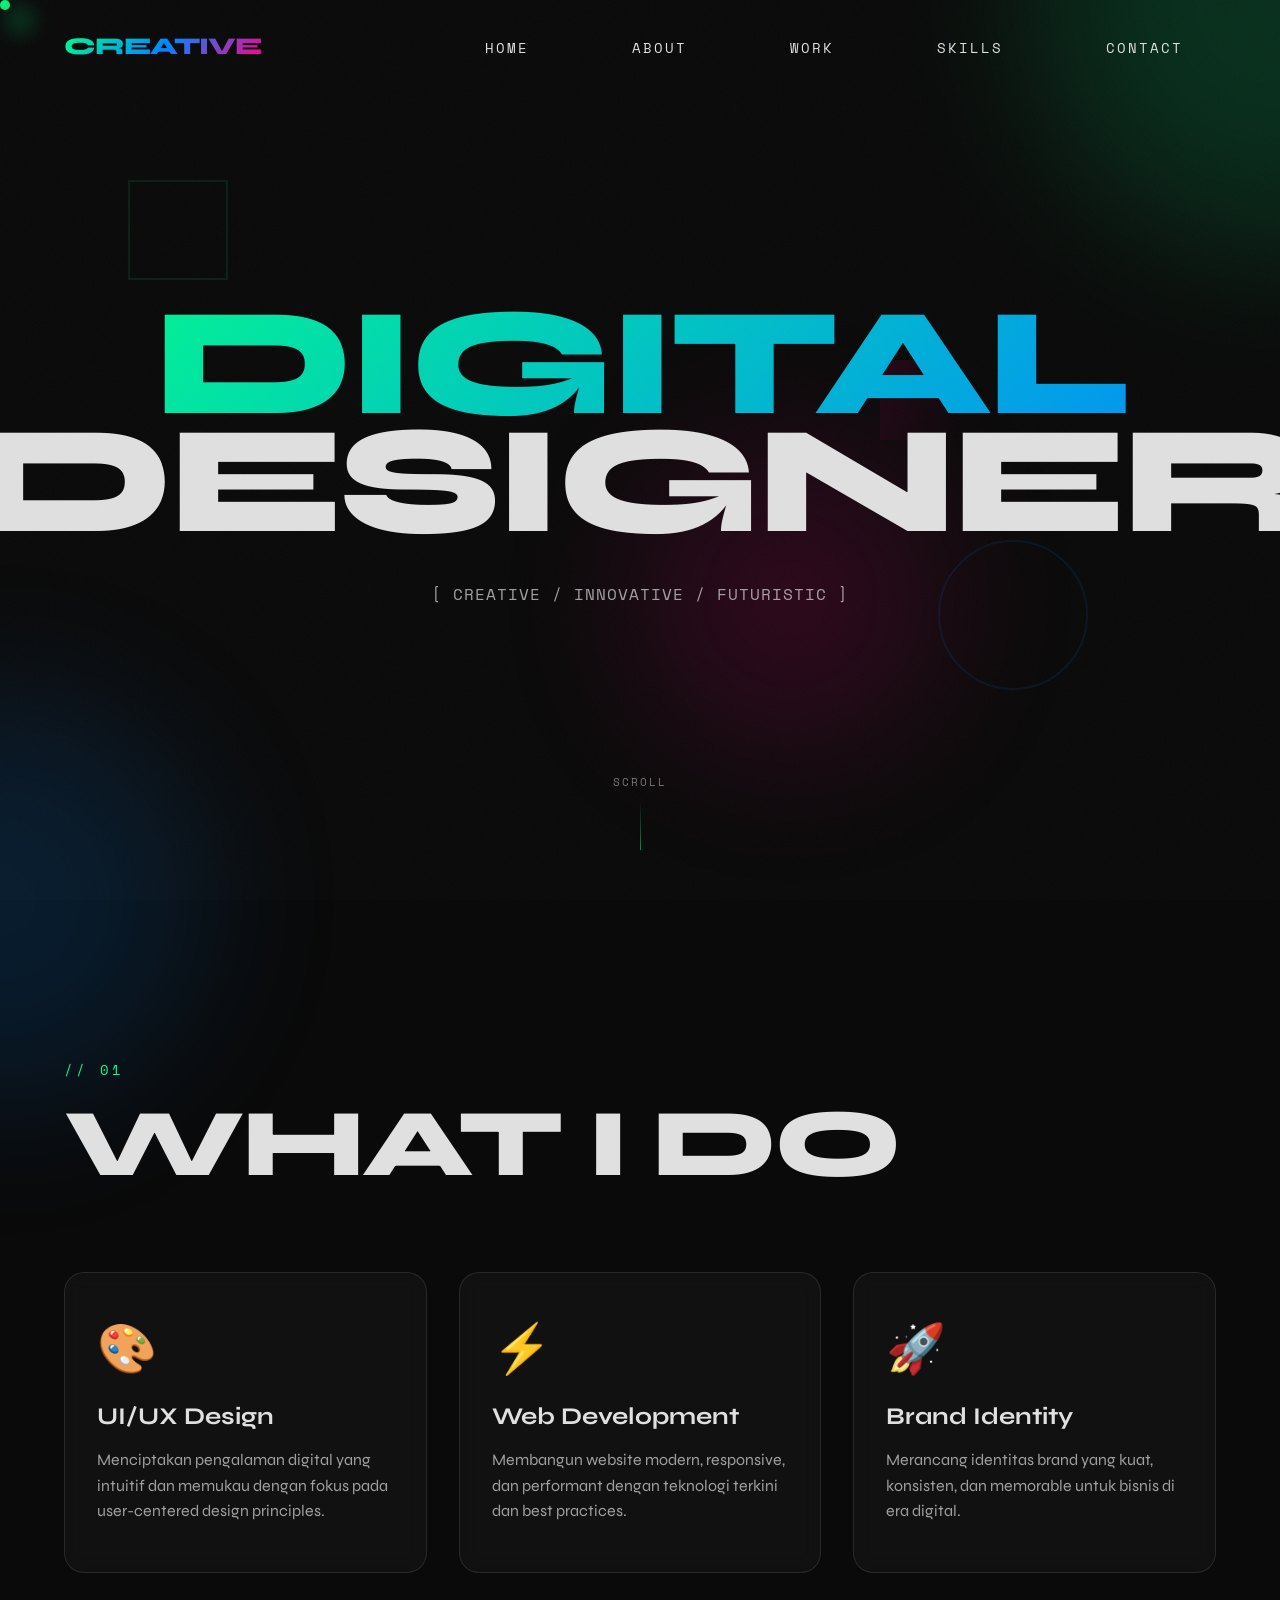
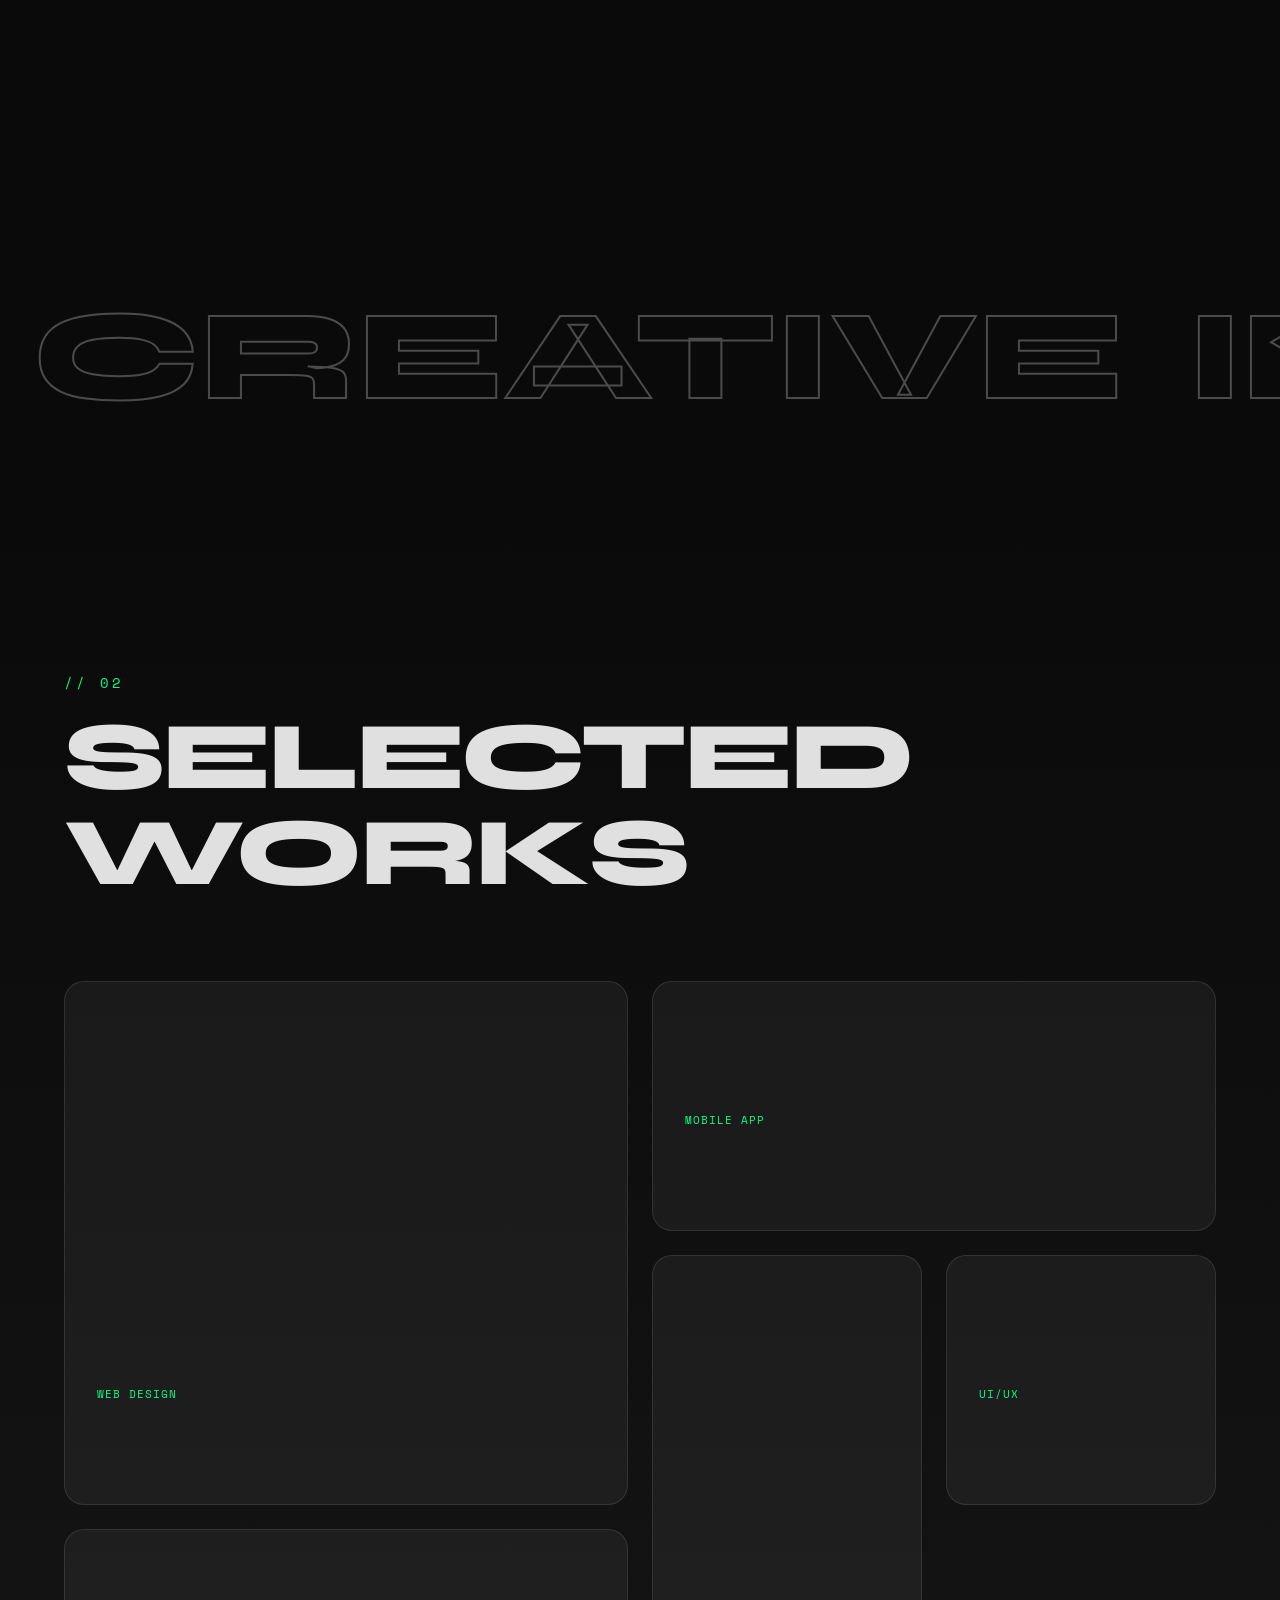
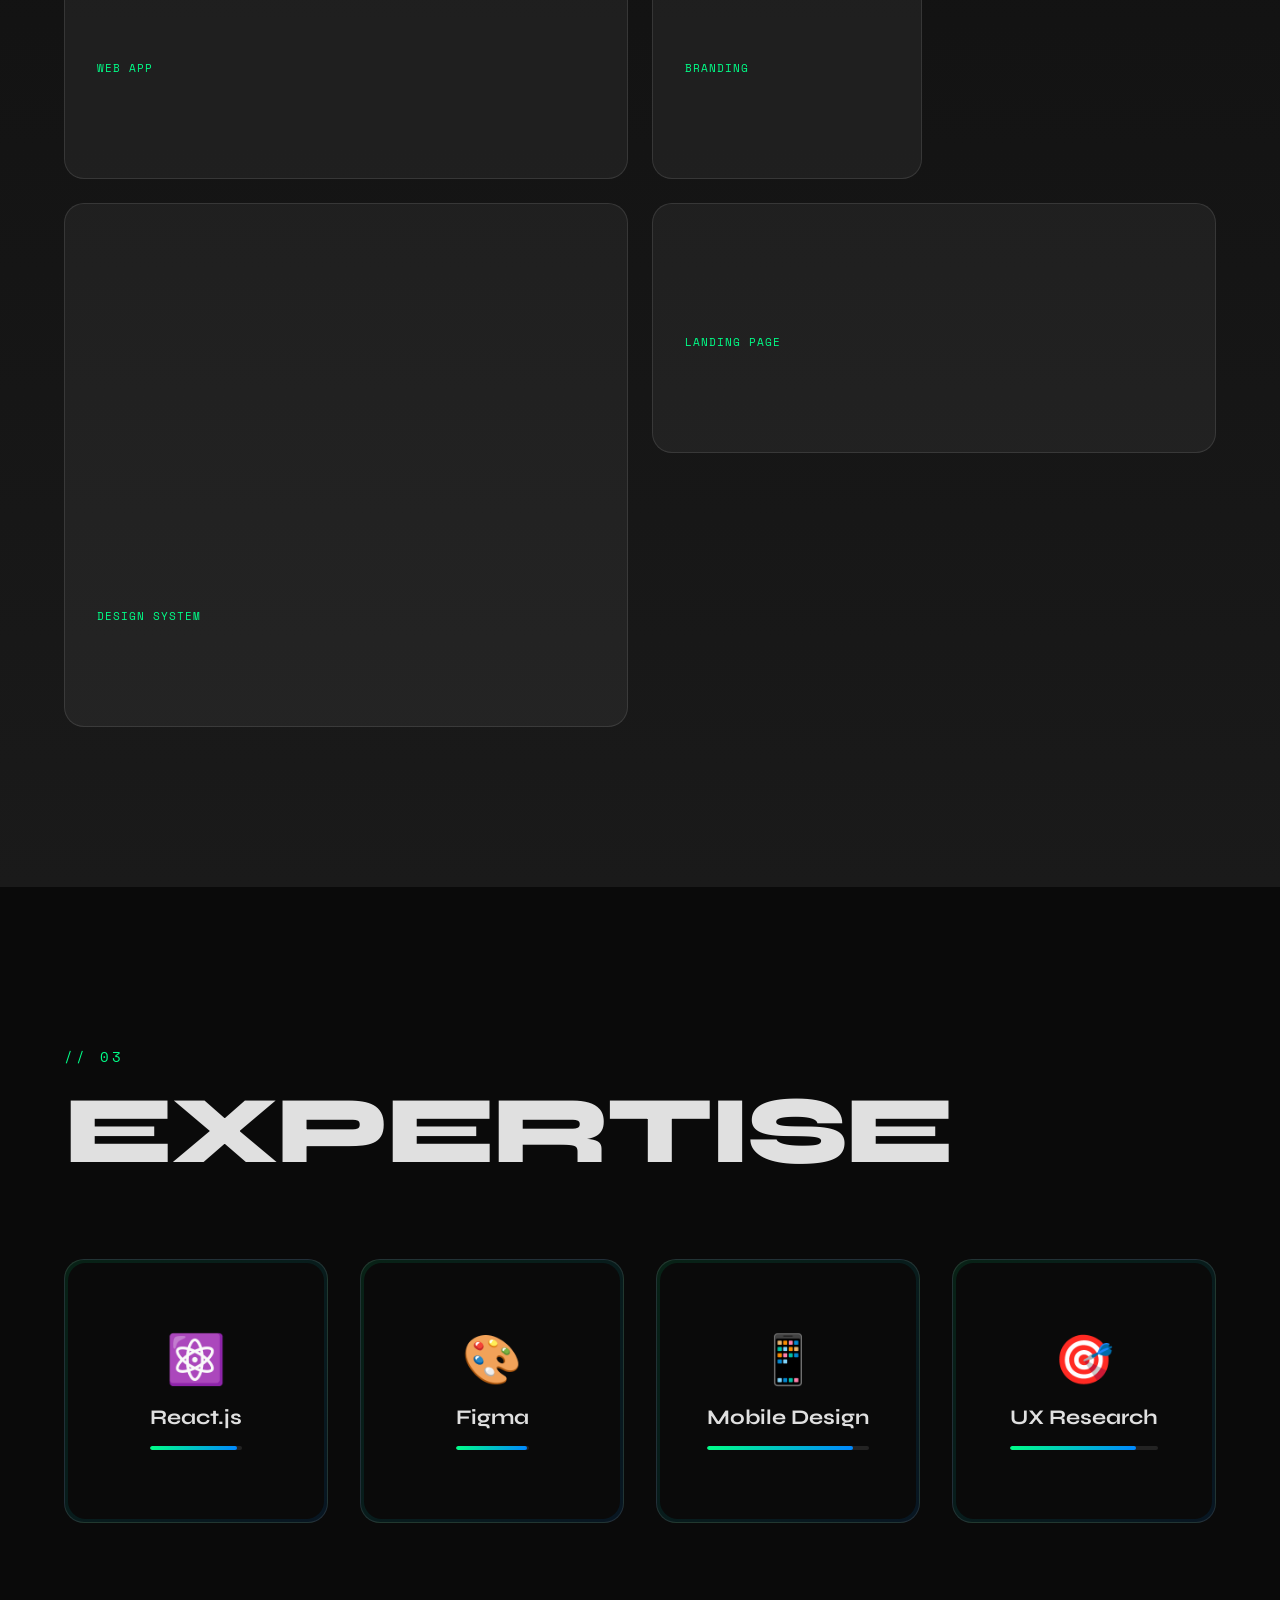
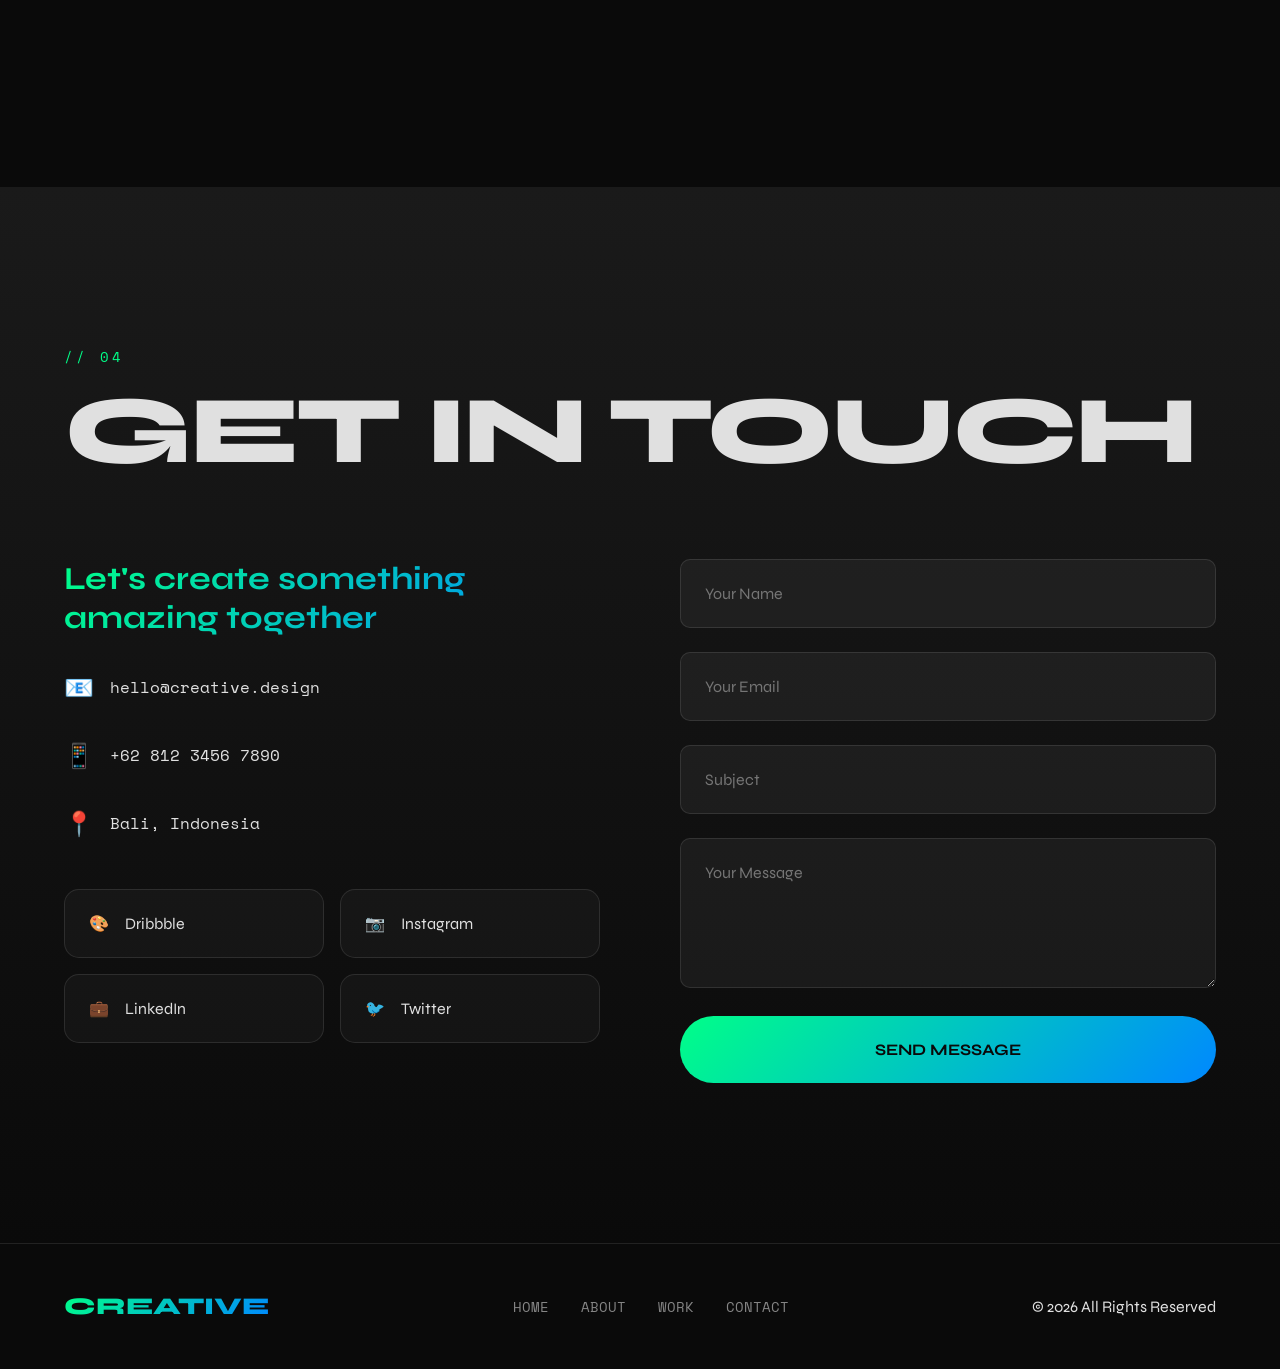
<file: Porto2/index2.html>
<!DOCTYPE html>
<html lang="id">
<head>
    <meta charset="UTF-8">
    <meta name="viewport" content="width=device-width, initial-scale=1.0">
    <title>Ultra Modern Portfolio</title>
    <link href="https://fonts.googleapis.com/css2?family=Syne:wght@400;600;700;800&family=Space+Mono:wght@400;700&display=swap" rel="stylesheet">
    <style>
        :root {
            --bg-dark: #0a0a0a;
            --bg-light: #ffffff;
            --accent-1: #00ff88;
            --accent-2: #0088ff;
            --accent-3: #ff0088;
            --text-light: #e0e0e0;
            --text-dark: #1a1a1a;
        }

        * {
            margin: 0;
            padding: 0;
            box-sizing: border-box;
        }

        html {
            scroll-behavior: smooth;
        }

        body {
            font-family: 'Syne', sans-serif;
            background: var(--bg-dark);
            color: var(--text-light);
            overflow-x: hidden;
            cursor: none;
        }

        /* Advanced Custom Cursor */
        .cursor {
            width: 10px;
            height: 10px;
            background: var(--accent-1);
            border-radius: 50%;
            position: fixed;
            pointer-events: none;
            z-index: 10000;
            mix-blend-mode: difference;
            transition: transform 0.15s ease;
        }

        .cursor-glow {
            width: 40px;
            height: 40px;
            background: radial-gradient(circle, rgba(0,255,136,0.3) 0%, transparent 70%);
            border-radius: 50%;
            position: fixed;
            pointer-events: none;
            z-index: 9999;
            filter: blur(10px);
        }

        .cursor.hover {
            transform: scale(3);
            background: var(--accent-3);
        }

        /* Animated Gradient Background */
        .bg-gradient {
            position: fixed;
            top: 0;
            left: 0;
            width: 100%;
            height: 100%;
            z-index: -1;
            opacity: 0.15;
        }

        .gradient-orb {
            position: absolute;
            border-radius: 50%;
            filter: blur(80px);
            animation: float 20s ease-in-out infinite;
        }

        .orb-1 {
            width: 500px;
            height: 500px;
            background: var(--accent-1);
            top: -250px;
            right: -250px;
            animation-delay: 0s;
        }

        .orb-2 {
            width: 400px;
            height: 400px;
            background: var(--accent-2);
            bottom: -200px;
            left: -200px;
            animation-delay: 5s;
        }

        .orb-3 {
            width: 300px;
            height: 300px;
            background: var(--accent-3);
            top: 50%;
            left: 50%;
            animation-delay: 10s;
        }

        @keyframes float {
            0%, 100% {
                transform: translate(0, 0) scale(1);
            }
            33% {
                transform: translate(100px, -100px) scale(1.1);
            }
            66% {
                transform: translate(-50px, 100px) scale(0.9);
            }
        }

        /* Grain Overlay */
        .grain-overlay {
            position: fixed;
            top: 0;
            left: 0;
            width: 100%;
            height: 100%;
            pointer-events: none;
            z-index: 1000;
            opacity: 0.03;
            background-image: url('data:image/svg+xml,%3Csvg xmlns="http://www.w3.org/2000/svg" width="300" height="300"%3E%3Cfilter id="noise"%3E%3CfeTurbulence type="fractalNoise" baseFrequency="0.9" numOctaves="4" /%3E%3C/filter%3E%3Crect width="100%25" height="100%25" filter="url(%23noise)" /%3E%3C/svg%3E');
            animation: grain 8s steps(10) infinite;
        }

        @keyframes grain {
            0%, 100% { transform: translate(0, 0); }
            10% { transform: translate(-5%, -10%); }
            20% { transform: translate(-15%, 5%); }
            30% { transform: translate(7%, -25%); }
            40% { transform: translate(-5%, 25%); }
            50% { transform: translate(-15%, 10%); }
            60% { transform: translate(15%, 0%); }
            70% { transform: translate(0%, 15%); }
            80% { transform: translate(3%, 35%); }
            90% { transform: translate(-10%, 10%); }
        }

        /* Navigation */
        nav {
            position: fixed;
            top: 0;
            width: 100%;
            padding: 2rem 5%;
            display: flex;
            justify-content: space-between;
            align-items: center;
            z-index: 1001;
            transition: all 0.3s ease;
        }

        nav.scrolled {
            background: rgba(10, 10, 10, 0.8);
            backdrop-filter: blur(20px);
            padding: 1.5rem 5%;
            border-bottom: 1px solid rgba(255, 255, 255, 0.1);
        }

        .logo {
            font-size: 1.5rem;
            font-weight: 800;
            background: linear-gradient(135deg, var(--accent-1), var(--accent-2), var(--accent-3));
            -webkit-background-clip: text;
            -webkit-text-fill-color: transparent;
            background-clip: text;
            letter-spacing: -1px;
        }

        .nav-menu {
            display: flex;
            gap: 3rem;
            list-style: none;
            font-family: 'Space Mono', monospace;
        }

        .nav-menu a {
            text-decoration: none;
            color: var(--text-light);
            font-size: 0.85rem;
            text-transform: uppercase;
            letter-spacing: 2px;
            position: relative;
            transition: color 0.3s ease;
        }

        .nav-menu a::before {
            content: '< ';
            opacity: 0;
            transition: opacity 0.3s ease;
        }

        .nav-menu a::after {
            content: ' />';
            opacity: 0;
            transition: opacity 0.3s ease;
        }

        .nav-menu a:hover::before,
        .nav-menu a:hover::after {
            opacity: 1;
            color: var(--accent-1);
        }

        /* Hero Section */
        .hero {
            height: 100vh;
            display: flex;
            align-items: center;
            justify-content: center;
            position: relative;
            overflow: hidden;
        }

        .hero-content {
            text-align: center;
            z-index: 2;
        }

        .glitch-wrapper {
            position: relative;
            display: inline-block;
        }

        .hero h1 {
            font-size: clamp(4rem, 12vw, 10rem);
            font-weight: 800;
            line-height: 0.9;
            letter-spacing: -5px;
            position: relative;
            animation: glitchText 5s infinite;
        }

        .hero h1 .word {
            display: block;
        }

        .word-1 {
            background: linear-gradient(135deg, var(--accent-1), var(--accent-2));
            -webkit-background-clip: text;
            -webkit-text-fill-color: transparent;
            background-clip: text;
        }

        .word-2 {
            color: var(--text-light);
            margin-top: -20px;
        }

        @keyframes glitchText {
            0%, 90%, 100% {
                transform: translate(0);
            }
            92% {
                transform: translate(-2px, 2px);
            }
            94% {
                transform: translate(2px, -2px);
            }
            96% {
                transform: translate(-2px, -2px);
            }
        }

        .hero p {
            font-family: 'Space Mono', monospace;
            font-size: 1rem;
            margin-top: 2rem;
            color: var(--text-light);
            opacity: 0.7;
            letter-spacing: 1px;
        }

        .scroll-indicator {
            position: absolute;
            bottom: 50px;
            left: 50%;
            transform: translateX(-50%);
            display: flex;
            flex-direction: column;
            align-items: center;
            gap: 10px;
            opacity: 0.5;
        }

        .scroll-indicator span {
            font-family: 'Space Mono', monospace;
            font-size: 0.7rem;
            text-transform: uppercase;
            letter-spacing: 2px;
        }

        .scroll-line {
            width: 1px;
            height: 50px;
            background: linear-gradient(to bottom, transparent, var(--accent-1));
            animation: scrollPulse 2s ease-in-out infinite;
        }

        @keyframes scrollPulse {
            0%, 100% {
                transform: scaleY(1);
                opacity: 1;
            }
            50% {
                transform: scaleY(1.5);
                opacity: 0.5;
            }
        }

        /* Floating Elements */
        .floating-shapes {
            position: absolute;
            width: 100%;
            height: 100%;
            top: 0;
            left: 0;
            pointer-events: none;
        }

        .shape {
            position: absolute;
            opacity: 0.1;
        }

        .shape-1 {
            width: 100px;
            height: 100px;
            border: 2px solid var(--accent-1);
            top: 20%;
            left: 10%;
            animation: rotate3d 20s linear infinite;
        }

        .shape-2 {
            width: 150px;
            height: 150px;
            border: 2px solid var(--accent-2);
            border-radius: 50%;
            top: 60%;
            right: 15%;
            animation: rotate3d 15s linear infinite reverse;
        }

        .shape-3 {
            width: 80px;
            height: 80px;
            background: linear-gradient(135deg, var(--accent-3), transparent);
            top: 40%;
            right: 25%;
            transform: rotate(45deg);
            animation: float 10s ease-in-out infinite;
        }

        @keyframes rotate3d {
            0% {
                transform: rotate(0deg) rotateY(0deg);
            }
            100% {
                transform: rotate(360deg) rotateY(360deg);
            }
        }

        /* About Section with Parallax Cards */
        .about {
            min-height: 100vh;
            padding: 10rem 5%;
            position: relative;
        }

        .section-header {
            margin-bottom: 5rem;
        }

        .section-number {
            font-family: 'Space Mono', monospace;
            font-size: 0.85rem;
            color: var(--accent-1);
            letter-spacing: 3px;
            margin-bottom: 1rem;
        }

        .section-title {
            font-size: clamp(3rem, 8vw, 6rem);
            font-weight: 800;
            line-height: 1;
            letter-spacing: -3px;
        }

        .parallax-cards {
            display: grid;
            grid-template-columns: repeat(3, 1fr);
            gap: 2rem;
            perspective: 1000px;
        }

        .p-card {
            background: rgba(255, 255, 255, 0.03);
            border: 1px solid rgba(255, 255, 255, 0.1);
            padding: 3rem 2rem;
            border-radius: 20px;
            backdrop-filter: blur(10px);
            transition: all 0.5s ease;
            transform-style: preserve-3d;
            position: relative;
            overflow: hidden;
        }

        .p-card::before {
            content: '';
            position: absolute;
            top: 0;
            left: 0;
            width: 100%;
            height: 100%;
            background: linear-gradient(135deg, var(--accent-1), var(--accent-2), var(--accent-3));
            opacity: 0;
            transition: opacity 0.5s ease;
        }

        .p-card:hover::before {
            opacity: 0.1;
        }

        .p-card:hover {
            transform: translateY(-20px) rotateX(5deg);
            border-color: var(--accent-1);
            box-shadow: 0 30px 60px rgba(0, 255, 136, 0.2);
        }

        .card-icon {
            font-size: 3rem;
            margin-bottom: 1.5rem;
            display: inline-block;
            position: relative;
            z-index: 1;
        }

        .p-card h3 {
            font-size: 1.5rem;
            margin-bottom: 1rem;
            position: relative;
            z-index: 1;
        }

        .p-card p {
            color: rgba(255, 255, 255, 0.6);
            line-height: 1.6;
            position: relative;
            z-index: 1;
        }

        /* Bento Grid Portfolio */
        .portfolio {
            min-height: 100vh;
            padding: 10rem 5%;
            background: linear-gradient(180deg, var(--bg-dark) 0%, #1a1a1a 100%);
        }

        .bento-grid {
            display: grid;
            grid-template-columns: repeat(4, 1fr);
            grid-auto-rows: 250px;
            gap: 1.5rem;
            margin-top: 5rem;
        }

        .bento-item {
            background: rgba(255, 255, 255, 0.05);
            border: 1px solid rgba(255, 255, 255, 0.1);
            border-radius: 20px;
            overflow: hidden;
            position: relative;
            cursor: pointer;
            transition: all 0.5s cubic-bezier(0.23, 1, 0.32, 1);
        }

        .bento-item::before {
            content: '';
            position: absolute;
            top: 0;
            left: 0;
            width: 100%;
            height: 100%;
            background: linear-gradient(135deg, transparent, rgba(0, 255, 136, 0.2));
            opacity: 0;
            transition: opacity 0.5s ease;
            z-index: 1;
        }

        .bento-item:hover::before {
            opacity: 1;
        }

        .bento-item:hover {
            transform: scale(1.02);
            border-color: var(--accent-1);
            box-shadow: 0 20px 60px rgba(0, 255, 136, 0.3);
        }

        .item-1 { grid-column: span 2; grid-row: span 2; }
        .item-2 { grid-column: span 2; grid-row: span 1; }
        .item-3 { grid-column: span 1; grid-row: span 2; }
        .item-4 { grid-column: span 1; grid-row: span 1; }
        .item-5 { grid-column: span 2; grid-row: span 1; }
        .item-6 { grid-column: span 2; grid-row: span 2; }
        .item-7 { grid-column: span 2; grid-row: span 1; }

        .bento-content {
            padding: 2rem;
            height: 100%;
            display: flex;
            flex-direction: column;
            justify-content: flex-end;
            position: relative;
            z-index: 2;
        }

        .bento-item h3 {
            font-size: 1.5rem;
            margin-bottom: 0.5rem;
            transform: translateY(10px);
            opacity: 0;
            transition: all 0.5s ease;
        }

        .bento-item:hover h3 {
            transform: translateY(0);
            opacity: 1;
        }

        .bento-item p {
            color: rgba(255, 255, 255, 0.7);
            font-size: 0.9rem;
            transform: translateY(10px);
            opacity: 0;
            transition: all 0.5s ease 0.1s;
        }

        .bento-item:hover p {
            transform: translateY(0);
            opacity: 1;
        }

        .bento-tag {
            font-family: 'Space Mono', monospace;
            font-size: 0.7rem;
            text-transform: uppercase;
            letter-spacing: 1px;
            color: var(--accent-1);
            margin-bottom: 1rem;
        }

        /* Marquee Section */
        .marquee-section {
            padding: 5rem 0;
            background: var(--bg-dark);
            overflow: hidden;
        }

        .marquee {
            display: flex;
            white-space: nowrap;
            animation: marquee 30s linear infinite;
        }

        .marquee span {
            font-size: clamp(3rem, 10vw, 8rem);
            font-weight: 800;
            margin: 0 2rem;
            -webkit-text-stroke: 2px var(--text-light);
            -webkit-text-fill-color: transparent;
            opacity: 0.3;
        }

        @keyframes marquee {
            0% {
                transform: translateX(0);
            }
            100% {
                transform: translateX(-50%);
            }
        }

        /* Skills Section with 3D Cards */
        .skills {
            min-height: 100vh;
            padding: 10rem 5%;
            background: var(--bg-dark);
        }

        .skills-grid {
            display: grid;
            grid-template-columns: repeat(auto-fit, minmax(250px, 1fr));
            gap: 2rem;
            margin-top: 5rem;
        }

        .skill-card {
            aspect-ratio: 1;
            background: linear-gradient(135deg, rgba(0, 255, 136, 0.1), rgba(0, 136, 255, 0.1));
            border: 1px solid rgba(255, 255, 255, 0.1);
            border-radius: 20px;
            padding: 2rem;
            display: flex;
            flex-direction: column;
            align-items: center;
            justify-content: center;
            text-align: center;
            position: relative;
            overflow: hidden;
            transition: all 0.5s cubic-bezier(0.23, 1, 0.32, 1);
            transform-style: preserve-3d;
        }

        .skill-card::before {
            content: '';
            position: absolute;
            top: -50%;
            left: -50%;
            width: 200%;
            height: 200%;
            background: conic-gradient(
                from 0deg,
                transparent,
                var(--accent-1),
                transparent 30%
            );
            animation: rotate 4s linear infinite;
            opacity: 0;
            transition: opacity 0.5s ease;
        }

        .skill-card:hover::before {
            opacity: 1;
        }

        @keyframes rotate {
            100% {
                transform: rotate(360deg);
            }
        }

        .skill-card::after {
            content: '';
            position: absolute;
            inset: 3px;
            background: var(--bg-dark);
            border-radius: 18px;
            z-index: 1;
        }

        .skill-card:hover {
            transform: translateY(-10px) rotateX(10deg) rotateY(10deg);
        }

        .skill-content {
            position: relative;
            z-index: 2;
        }

        .skill-icon {
            font-size: 3rem;
            margin-bottom: 1rem;
        }

        .skill-card h3 {
            font-size: 1.3rem;
            margin-bottom: 0.5rem;
        }

        .skill-level {
            width: 100%;
            height: 4px;
            background: rgba(255, 255, 255, 0.1);
            border-radius: 2px;
            margin-top: 1rem;
            overflow: hidden;
        }

        .skill-progress {
            height: 100%;
            background: linear-gradient(90deg, var(--accent-1), var(--accent-2));
            border-radius: 2px;
            transition: width 1s ease;
        }

        /* Contact Section */
        .contact {
            min-height: 100vh;
            padding: 10rem 5%;
            background: linear-gradient(180deg, #1a1a1a 0%, var(--bg-dark) 100%);
            position: relative;
        }

        .contact-grid {
            display: grid;
            grid-template-columns: 1fr 1fr;
            gap: 5rem;
            margin-top: 5rem;
        }

        .contact-info h3 {
            font-size: 2rem;
            margin-bottom: 2rem;
            background: linear-gradient(135deg, var(--accent-1), var(--accent-2));
            -webkit-background-clip: text;
            -webkit-text-fill-color: transparent;
            background-clip: text;
        }

        .contact-details {
            display: flex;
            flex-direction: column;
            gap: 2rem;
            margin-bottom: 3rem;
        }

        .contact-item {
            display: flex;
            align-items: center;
            gap: 1rem;
            font-family: 'Space Mono', monospace;
            transition: transform 0.3s ease;
        }

        .contact-item:hover {
            transform: translateX(10px);
        }

        .contact-icon {
            font-size: 1.5rem;
        }

        .social-grid {
            display: grid;
            grid-template-columns: repeat(2, 1fr);
            gap: 1rem;
        }

        .social-link {
            padding: 1.5rem;
            background: rgba(255, 255, 255, 0.03);
            border: 1px solid rgba(255, 255, 255, 0.1);
            border-radius: 15px;
            text-decoration: none;
            color: var(--text-light);
            display: flex;
            align-items: center;
            gap: 1rem;
            transition: all 0.3s ease;
        }

        .social-link:hover {
            background: rgba(0, 255, 136, 0.1);
            border-color: var(--accent-1);
            transform: translateY(-5px);
        }

        .contact-form {
            display: flex;
            flex-direction: column;
            gap: 1.5rem;
        }

        .form-group {
            position: relative;
        }

        .form-input, .form-textarea {
            width: 100%;
            padding: 1.5rem;
            background: rgba(255, 255, 255, 0.05);
            border: 1px solid rgba(255, 255, 255, 0.1);
            border-radius: 10px;
            color: var(--text-light);
            font-family: 'Syne', sans-serif;
            font-size: 1rem;
            transition: all 0.3s ease;
        }

        .form-input:focus, .form-textarea:focus {
            outline: none;
            border-color: var(--accent-1);
            background: rgba(255, 255, 255, 0.08);
            box-shadow: 0 0 20px rgba(0, 255, 136, 0.2);
        }

        .form-textarea {
            min-height: 150px;
            resize: vertical;
        }

        .submit-btn {
            padding: 1.5rem 3rem;
            background: linear-gradient(135deg, var(--accent-1), var(--accent-2));
            border: none;
            border-radius: 50px;
            color: var(--bg-dark);
            font-family: 'Syne', sans-serif;
            font-size: 1rem;
            font-weight: 700;
            cursor: pointer;
            position: relative;
            overflow: hidden;
            transition: all 0.3s ease;
        }

        .submit-btn::before {
            content: '';
            position: absolute;
            top: 50%;
            left: 50%;
            width: 0;
            height: 0;
            background: rgba(255, 255, 255, 0.3);
            border-radius: 50%;
            transform: translate(-50%, -50%);
            transition: width 0.5s, height 0.5s;
        }

        .submit-btn:hover::before {
            width: 300px;
            height: 300px;
        }

        .submit-btn:hover {
            transform: translateY(-3px);
            box-shadow: 0 20px 40px rgba(0, 255, 136, 0.4);
        }

        /* Footer */
        footer {
            padding: 3rem 5%;
            border-top: 1px solid rgba(255, 255, 255, 0.1);
            text-align: center;
        }

        .footer-content {
            display: flex;
            justify-content: space-between;
            align-items: center;
            flex-wrap: wrap;
            gap: 2rem;
        }

        .footer-logo {
            font-size: 1.5rem;
            font-weight: 800;
            background: linear-gradient(135deg, var(--accent-1), var(--accent-2));
            -webkit-background-clip: text;
            -webkit-text-fill-color: transparent;
            background-clip: text;
        }

        .footer-links {
            display: flex;
            gap: 2rem;
        }

        .footer-links a {
            text-decoration: none;
            color: rgba(255, 255, 255, 0.5);
            font-family: 'Space Mono', monospace;
            font-size: 0.85rem;
            transition: color 0.3s ease;
        }

        .footer-links a:hover {
            color: var(--accent-1);
        }

        /* Responsive */
        @media (max-width: 1024px) {
            .parallax-cards {
                grid-template-columns: 1fr;
            }

            .bento-grid {
                grid-template-columns: repeat(2, 1fr);
            }

            .item-1, .item-6 { grid-column: span 2; grid-row: span 2; }
            .item-2, .item-5, .item-7 { grid-column: span 2; grid-row: span 1; }
            .item-3, .item-4 { grid-column: span 1; grid-row: span 1; }

            .contact-grid {
                grid-template-columns: 1fr;
            }
        }

        @media (max-width: 768px) {
            nav {
                padding: 1.5rem 5%;
            }

            .nav-menu {
                display: none;
            }

            .hero h1 {
                font-size: 4rem;
            }

            .bento-grid {
                grid-template-columns: 1fr;
                grid-auto-rows: 200px;
            }

            .bento-item {
                grid-column: span 1 !important;
                grid-row: span 1 !important;
            }

            .skills-grid {
                grid-template-columns: 1fr;
            }

            .social-grid {
                grid-template-columns: 1fr;
            }

            body {
                cursor: default;
            }

            .cursor, .cursor-glow {
                display: none;
            }
        }

        /* Loading Animation */
        .loader {
            position: fixed;
            top: 0;
            left: 0;
            width: 100%;
            height: 100%;
            background: var(--bg-dark);
            display: flex;
            align-items: center;
            justify-content: center;
            z-index: 10001;
            transition: opacity 0.5s ease, visibility 0.5s ease;
        }

        .loader.hidden {
            opacity: 0;
            visibility: hidden;
        }

        .loader-text {
            font-size: 3rem;
            font-weight: 800;
            background: linear-gradient(135deg, var(--accent-1), var(--accent-2), var(--accent-3));
            -webkit-background-clip: text;
            -webkit-text-fill-color: transparent;
            background-clip: text;
            animation: pulse 1.5s ease-in-out infinite;
        }

        @keyframes pulse {
            0%, 100% {
                opacity: 1;
                transform: scale(1);
            }
            50% {
                opacity: 0.5;
                transform: scale(1.05);
            }
        }
    </style>
</head>
<body>
    <!-- Loader -->
    <div class="loader">
        <div class="loader-text">LOADING...</div>
    </div>

    <!-- Custom Cursor -->
    <div class="cursor"></div>
    <div class="cursor-glow"></div>

    <!-- Grain Overlay -->
    <div class="grain-overlay"></div>

    <!-- Animated Background -->
    <div class="bg-gradient">
        <div class="gradient-orb orb-1"></div>
        <div class="gradient-orb orb-2"></div>
        <div class="gradient-orb orb-3"></div>
    </div>

    <!-- Navigation -->
    <nav>
        <div class="logo">CREATIVE</div>
        <ul class="nav-menu">
            <li><a href="#home">HOME</a></li>
            <li><a href="#about">ABOUT</a></li>
            <li><a href="#portfolio">WORK</a></li>
            <li><a href="#skills">SKILLS</a></li>
            <li><a href="#contact">CONTACT</a></li>
        </ul>
    </nav>

    <!-- Hero Section -->
    <section class="hero" id="home">
        <div class="floating-shapes">
            <div class="shape shape-1"></div>
            <div class="shape shape-2"></div>
            <div class="shape shape-3"></div>
        </div>
        <div class="hero-content">
            <div class="glitch-wrapper">
                <h1>
                    <span class="word word-1">DIGITAL</span>
                    <span class="word word-2">DESIGNER</span>
                </h1>
            </div>
            <p>[ CREATIVE / INNOVATIVE / FUTURISTIC ]</p>
        </div>
        <div class="scroll-indicator">
            <span>SCROLL</span>
            <div class="scroll-line"></div>
        </div>
    </section>

    <!-- About Section -->
    <section class="about" id="about">
        <div class="section-header">
            <div class="section-number">// 01</div>
            <h2 class="section-title">WHAT I DO</h2>
        </div>
        <div class="parallax-cards">
            <div class="p-card">
                <div class="card-icon">🎨</div>
                <h3>UI/UX Design</h3>
                <p>Menciptakan pengalaman digital yang intuitif dan memukau dengan fokus pada user-centered design principles.</p>
            </div>
            <div class="p-card">
                <div class="card-icon">⚡</div>
                <h3>Web Development</h3>
                <p>Membangun website modern, responsive, dan performant dengan teknologi terkini dan best practices.</p>
            </div>
            <div class="p-card">
                <div class="card-icon">🚀</div>
                <h3>Brand Identity</h3>
                <p>Merancang identitas brand yang kuat, konsisten, dan memorable untuk bisnis di era digital.</p>
            </div>
        </div>
    </section>

    <!-- Marquee -->
    <div class="marquee-section">
        <div class="marquee">
            <span>CREATIVE</span>
            <span>INNOVATIVE</span>
            <span>MODERN</span>
            <span>CREATIVE</span>
            <span>INNOVATIVE</span>
            <span>MODERN</span>
        </div>
    </div>

    <!-- Portfolio Section -->
    <section class="portfolio" id="portfolio">
        <div class="section-header">
            <div class="section-number">// 02</div>
            <h2 class="section-title">SELECTED WORKS</h2>
        </div>
        <div class="bento-grid">
            <div class="bento-item item-1">
                <div class="bento-content">
                    <div class="bento-tag">WEB DESIGN</div>
                    <h3>E-Commerce Platform</h3>
                    <p>Modern shopping experience with seamless checkout</p>
                </div>
            </div>
            <div class="bento-item item-2">
                <div class="bento-content">
                    <div class="bento-tag">MOBILE APP</div>
                    <h3>Fitness Tracker</h3>
                    <p>AI-powered health companion</p>
                </div>
            </div>
            <div class="bento-item item-3">
                <div class="bento-content">
                    <div class="bento-tag">BRANDING</div>
                    <h3>Tech Startup</h3>
                    <p>Complete visual identity</p>
                </div>
            </div>
            <div class="bento-item item-4">
                <div class="bento-content">
                    <div class="bento-tag">UI/UX</div>
                    <h3>Dashboard</h3>
                    <p>Analytics platform</p>
                </div>
            </div>
            <div class="bento-item item-5">
                <div class="bento-content">
                    <div class="bento-tag">WEB APP</div>
                    <h3>SaaS Platform</h3>
                    <p>Project management tool</p>
                </div>
            </div>
            <div class="bento-item item-6">
                <div class="bento-content">
                    <div class="bento-tag">DESIGN SYSTEM</div>
                    <h3>Component Library</h3>
                    <p>Scalable design system for enterprise</p>
                </div>
            </div>
            <div class="bento-item item-7">
                <div class="bento-content">
                    <div class="bento-tag">LANDING PAGE</div>
                    <h3>Product Launch</h3>
                    <p>High-converting campaign page</p>
                </div>
            </div>
        </div>
    </section>

    <!-- Skills Section -->
    <section class="skills" id="skills">
        <div class="section-header">
            <div class="section-number">// 03</div>
            <h2 class="section-title">EXPERTISE</h2>
        </div>
        <div class="skills-grid">
            <div class="skill-card">
                <div class="skill-content">
                    <div class="skill-icon">⚛️</div>
                    <h3>React.js</h3>
                    <div class="skill-level">
                        <div class="skill-progress" style="width: 95%"></div>
                    </div>
                </div>
            </div>
            <div class="skill-card">
                <div class="skill-content">
                    <div class="skill-icon">🎨</div>
                    <h3>Figma</h3>
                    <div class="skill-level">
                        <div class="skill-progress" style="width: 98%"></div>
                    </div>
                </div>
            </div>
            <div class="skill-card">
                <div class="skill-content">
                    <div class="skill-icon">📱</div>
                    <h3>Mobile Design</h3>
                    <div class="skill-level">
                        <div class="skill-progress" style="width: 90%"></div>
                    </div>
                </div>
            </div>
            <div class="skill-card">
                <div class="skill-content">
                    <div class="skill-icon">🎯</div>
                    <h3>UX Research</h3>
                    <div class="skill-level">
                        <div class="skill-progress" style="width: 85%"></div>
                    </div>
                </div>
            </div>
        </div>
    </section>

    <!-- Contact Section -->
    <section class="contact" id="contact">
        <div class="section-header">
            <div class="section-number">// 04</div>
            <h2 class="section-title">GET IN TOUCH</h2>
        </div>
        <div class="contact-grid">
            <div class="contact-info">
                <h3>Let's create something amazing together</h3>
                <div class="contact-details">
                    <div class="contact-item">
                        <span class="contact-icon">📧</span>
                        <span>hello@creative.design</span>
                    </div>
                    <div class="contact-item">
                        <span class="contact-icon">📱</span>
                        <span>+62 812 3456 7890</span>
                    </div>
                    <div class="contact-item">
                        <span class="contact-icon">📍</span>
                        <span>Bali, Indonesia</span>
                    </div>
                </div>
                <div class="social-grid">
                    <a href="#" class="social-link">
                        <span>🎨</span>
                        <span>Dribbble</span>
                    </a>
                    <a href="#" class="social-link">
                        <span>📷</span>
                        <span>Instagram</span>
                    </a>
                    <a href="#" class="social-link">
                        <span>💼</span>
                        <span>LinkedIn</span>
                    </a>
                    <a href="#" class="social-link">
                        <span>🐦</span>
                        <span>Twitter</span>
                    </a>
                </div>
            </div>
            <form class="contact-form">
                <div class="form-group">
                    <input type="text" class="form-input" placeholder="Your Name" required>
                </div>
                <div class="form-group">
                    <input type="email" class="form-input" placeholder="Your Email" required>
                </div>
                <div class="form-group">
                    <input type="text" class="form-input" placeholder="Subject" required>
                </div>
                <div class="form-group">
                    <textarea class="form-textarea" placeholder="Your Message" required></textarea>
                </div>
                <button type="submit" class="submit-btn">SEND MESSAGE</button>
            </form>
        </div>
    </section>

    <!-- Footer -->
    <footer>
        <div class="footer-content">
            <div class="footer-logo">CREATIVE</div>
            <div class="footer-links">
                <a href="#home">HOME</a>
                <a href="#about">ABOUT</a>
                <a href="#portfolio">WORK</a>
                <a href="#contact">CONTACT</a>
            </div>
            <div>&copy; 2026 All Rights Reserved</div>
        </div>
    </footer>

    <script>
        // Loader
        window.addEventListener('load', () => {
            setTimeout(() => {
                document.querySelector('.loader').classList.add('hidden');
            }, 1500);
        });

        // Custom Cursor
        const cursor = document.querySelector('.cursor');
        const cursorGlow = document.querySelector('.cursor-glow');
        let mouseX = 0, mouseY = 0;
        let cursorX = 0, cursorY = 0;
        let glowX = 0, glowY = 0;

        document.addEventListener('mousemove', (e) => {
            mouseX = e.clientX;
            mouseY = e.clientY;
        });

        function animateCursor() {
            cursorX += (mouseX - cursorX) * 0.2;
            cursorY += (mouseY - cursorY) * 0.2;
            glowX += (mouseX - glowX) * 0.1;
            glowY += (mouseY - glowY) * 0.1;

            cursor.style.transform = `translate(${cursorX}px, ${cursorY}px)`;
            cursorGlow.style.transform = `translate(${glowX}px, ${glowY}px)`;

            requestAnimationFrame(animateCursor);
        }
        animateCursor();

        // Cursor hover effects
        const hoverElements = document.querySelectorAll('a, button, .bento-item, .skill-card, .p-card');
        hoverElements.forEach(el => {
            el.addEventListener('mouseenter', () => cursor.classList.add('hover'));
            el.addEventListener('mouseleave', () => cursor.classList.remove('hover'));
        });

        // Navbar scroll effect
        const nav = document.querySelector('nav');
        window.addEventListener('scroll', () => {
            if (window.scrollY > 100) {
                nav.classList.add('scrolled');
            } else {
                nav.classList.remove('scrolled');
            }
        });

        // Parallax effect for cards
        const cards = document.querySelectorAll('.p-card');
        document.addEventListener('mousemove', (e) => {
            cards.forEach(card => {
                const rect = card.getBoundingClientRect();
                const x = e.clientX - rect.left;
                const y = e.clientY - rect.top;
                
                const centerX = rect.width / 2;
                const centerY = rect.height / 2;
                
                const rotateX = (y - centerY) / 10;
                const rotateY = (centerX - x) / 10;
                
                if (e.target.closest('.p-card') === card) {
                    card.style.transform = `perspective(1000px) rotateX(${rotateX}deg) rotateY(${rotateY}deg) translateY(-20px)`;
                } else {
                    card.style.transform = '';
                }
            });
        });

        // Smooth scroll
        document.querySelectorAll('a[href^="#"]').forEach(anchor => {
            anchor.addEventListener('click', function (e) {
                e.preventDefault();
                const target = document.querySelector(this.getAttribute('href'));
                if (target) {
                    target.scrollIntoView({
                        behavior: 'smooth',
                        block: 'start'
                    });
                }
            });
        });

        // Intersection Observer for animations
        const observerOptions = {
            threshold: 0.2,
            rootMargin: '0px 0px -100px 0px'
        };

        const observer = new IntersectionObserver((entries) => {
            entries.forEach(entry => {
                if (entry.isIntersecting) {
                    entry.target.style.opacity = '1';
                    entry.target.style.transform = 'translateY(0)';
                    
                    // Animate skill progress bars
                    if (entry.target.classList.contains('skill-card')) {
                        const progress = entry.target.querySelector('.skill-progress');
                        if (progress) {
                            const width = progress.style.width;
                            progress.style.width = '0';
                            setTimeout(() => {
                                progress.style.width = width;
                            }, 100);
                        }
                    }
                }
            });
        }, observerOptions);

        // Observe elements
        document.querySelectorAll('.p-card, .bento-item, .skill-card, .section-header').forEach(el => {
            el.style.opacity = '0';
            el.style.transform = 'translateY(50px)';
            el.style.transition = 'opacity 0.8s ease, transform 0.8s ease';
            observer.observe(el);
        });

        // Bento grid hover effect with neighbor
        const bentoItems = document.querySelectorAll('.bento-item');
        bentoItems.forEach((item, index) => {
            item.addEventListener('mouseenter', () => {
                bentoItems.forEach((otherItem, otherIndex) => {
                    if (otherIndex !== index) {
                        otherItem.style.opacity = '0.5';
                        otherItem.style.filter = 'blur(2px)';
                    }
                });
            });
            
            item.addEventListener('mouseleave', () => {
                bentoItems.forEach(otherItem => {
                    otherItem.style.opacity = '1';
                    otherItem.style.filter = 'blur(0)';
                });
            });
        });

        // Parallax scroll effect for shapes
        window.addEventListener('scroll', () => {
            const scrolled = window.pageYOffset;
            const shapes = document.querySelectorAll('.shape');
            
            shapes.forEach((shape, index) => {
                const speed = (index + 1) * 0.5;
                shape.style.transform = `translateY(${scrolled * speed}px)`;
            });

            // Parallax for gradient orbs
            const orbs = document.querySelectorAll('.gradient-orb');
            orbs.forEach((orb, index) => {
                const speed = (index + 1) * 0.3;
                orb.style.transform = `translate(${scrolled * speed * 0.1}px, ${scrolled * speed}px)`;
            });
        });

        // 3D tilt effect for skill cards
        const skillCards = document.querySelectorAll('.skill-card');
        skillCards.forEach(card => {
            card.addEventListener('mousemove', (e) => {
                const rect = card.getBoundingClientRect();
                const x = e.clientX - rect.left;
                const y = e.clientY - rect.top;
                
                const centerX = rect.width / 2;
                const centerY = rect.height / 2;
                
                const rotateX = (y - centerY) / 5;
                const rotateY = (centerX - x) / 5;
                
                card.style.transform = `perspective(1000px) rotateX(${rotateX}deg) rotateY(${rotateY}deg) translateY(-10px)`;
            });
            
            card.addEventListener('mouseleave', () => {
                card.style.transform = 'perspective(1000px) rotateX(0) rotateY(0) translateY(0)';
            });
        });

        // Form submission
        document.querySelector('.contact-form').addEventListener('submit', (e) => {
            e.preventDefault();
            alert('Message sent successfully! 🚀');
            e.target.reset();
        });

        // Add glitch effect on scroll
        let glitchTimeout;
        window.addEventListener('scroll', () => {
            clearTimeout(glitchTimeout);
            glitchTimeout = setTimeout(() => {
                const h1 = document.querySelector('.hero h1');
                h1.style.animation = 'none';
                setTimeout(() => {
                    h1.style.animation = 'glitchText 5s infinite';
                }, 10);
            }, 100);
        });

        // Magnetic effect for buttons
        const buttons = document.querySelectorAll('.submit-btn, .cta-button');
        buttons.forEach(button => {
            button.addEventListener('mousemove', (e) => {
                const rect = button.getBoundingClientRect();
                const x = e.clientX - rect.left - rect.width / 2;
                const y = e.clientY - rect.top - rect.height / 2;
                
                button.style.transform = `translate(${x * 0.2}px, ${y * 0.2}px)`;
            });
            
            button.addEventListener('mouseleave', () => {
                button.style.transform = 'translate(0, 0)';
            });
        });
    </script>
</body>
</html>
</file>
